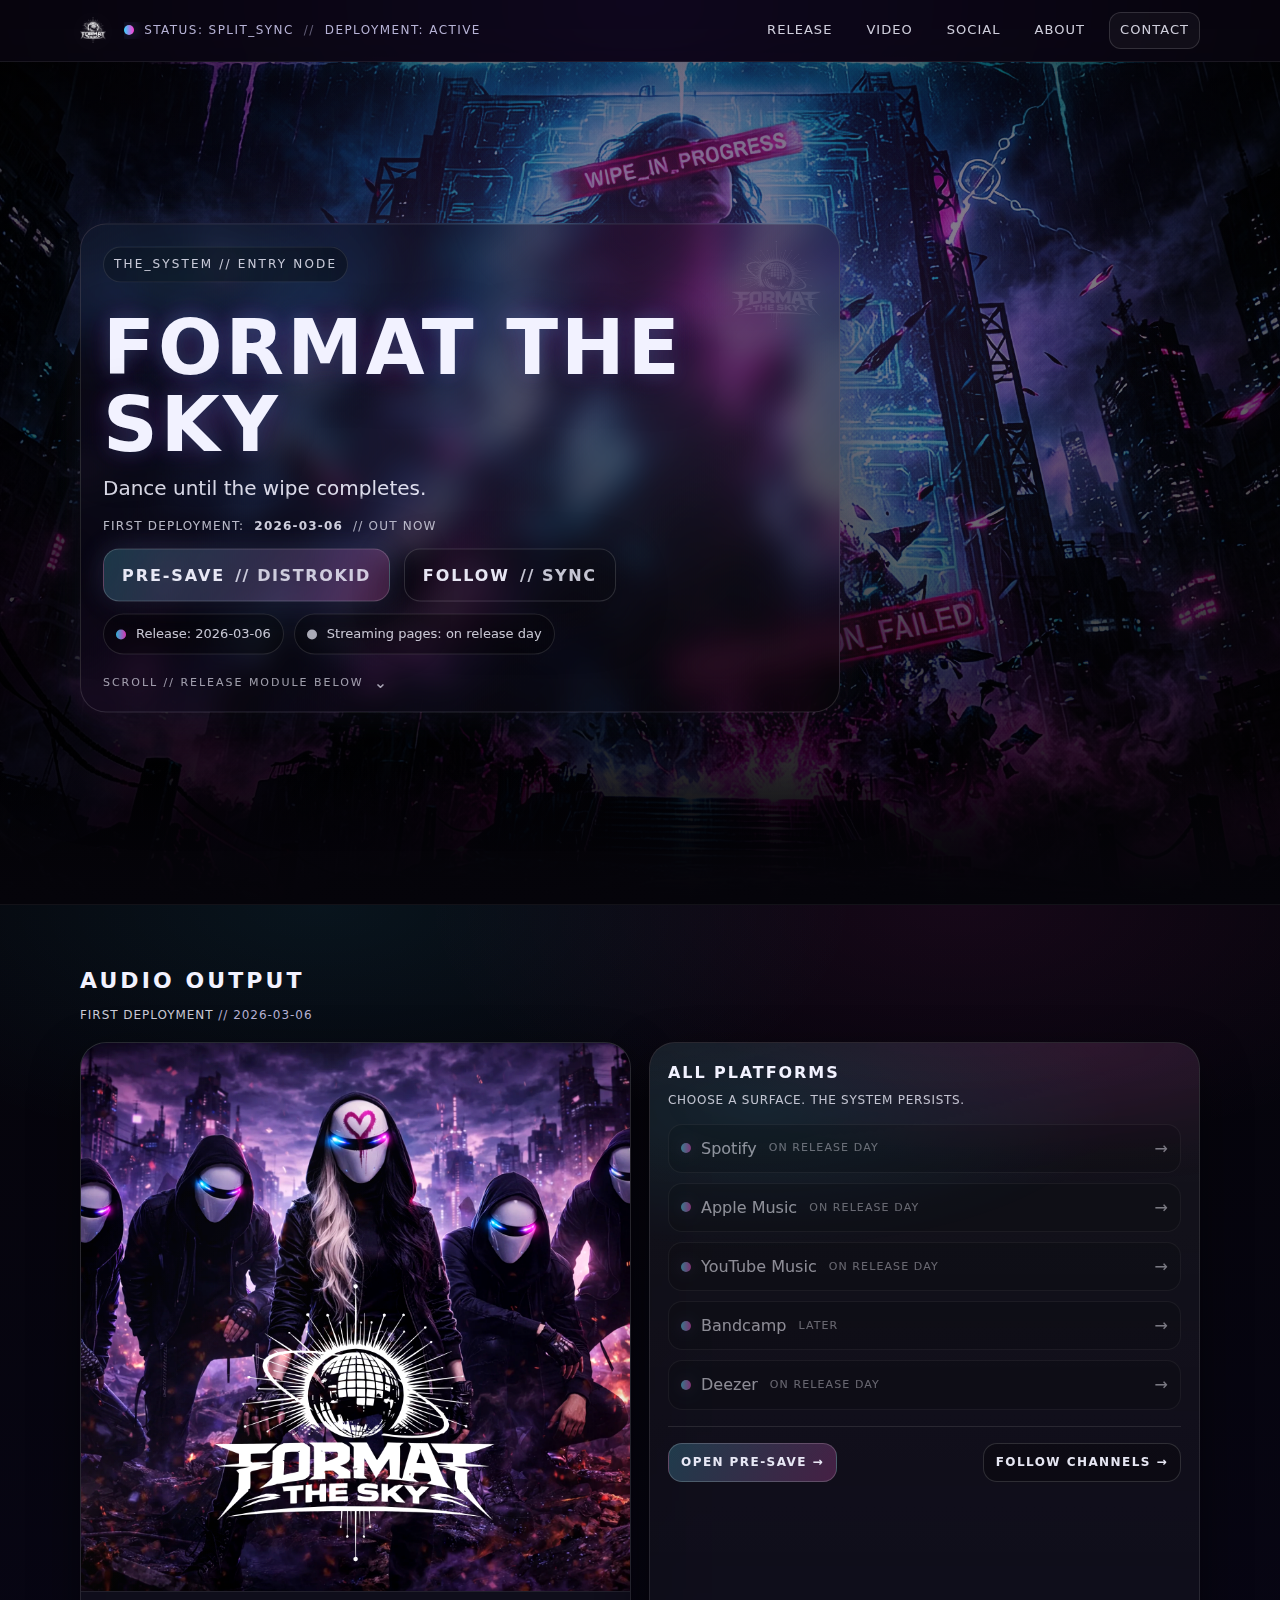
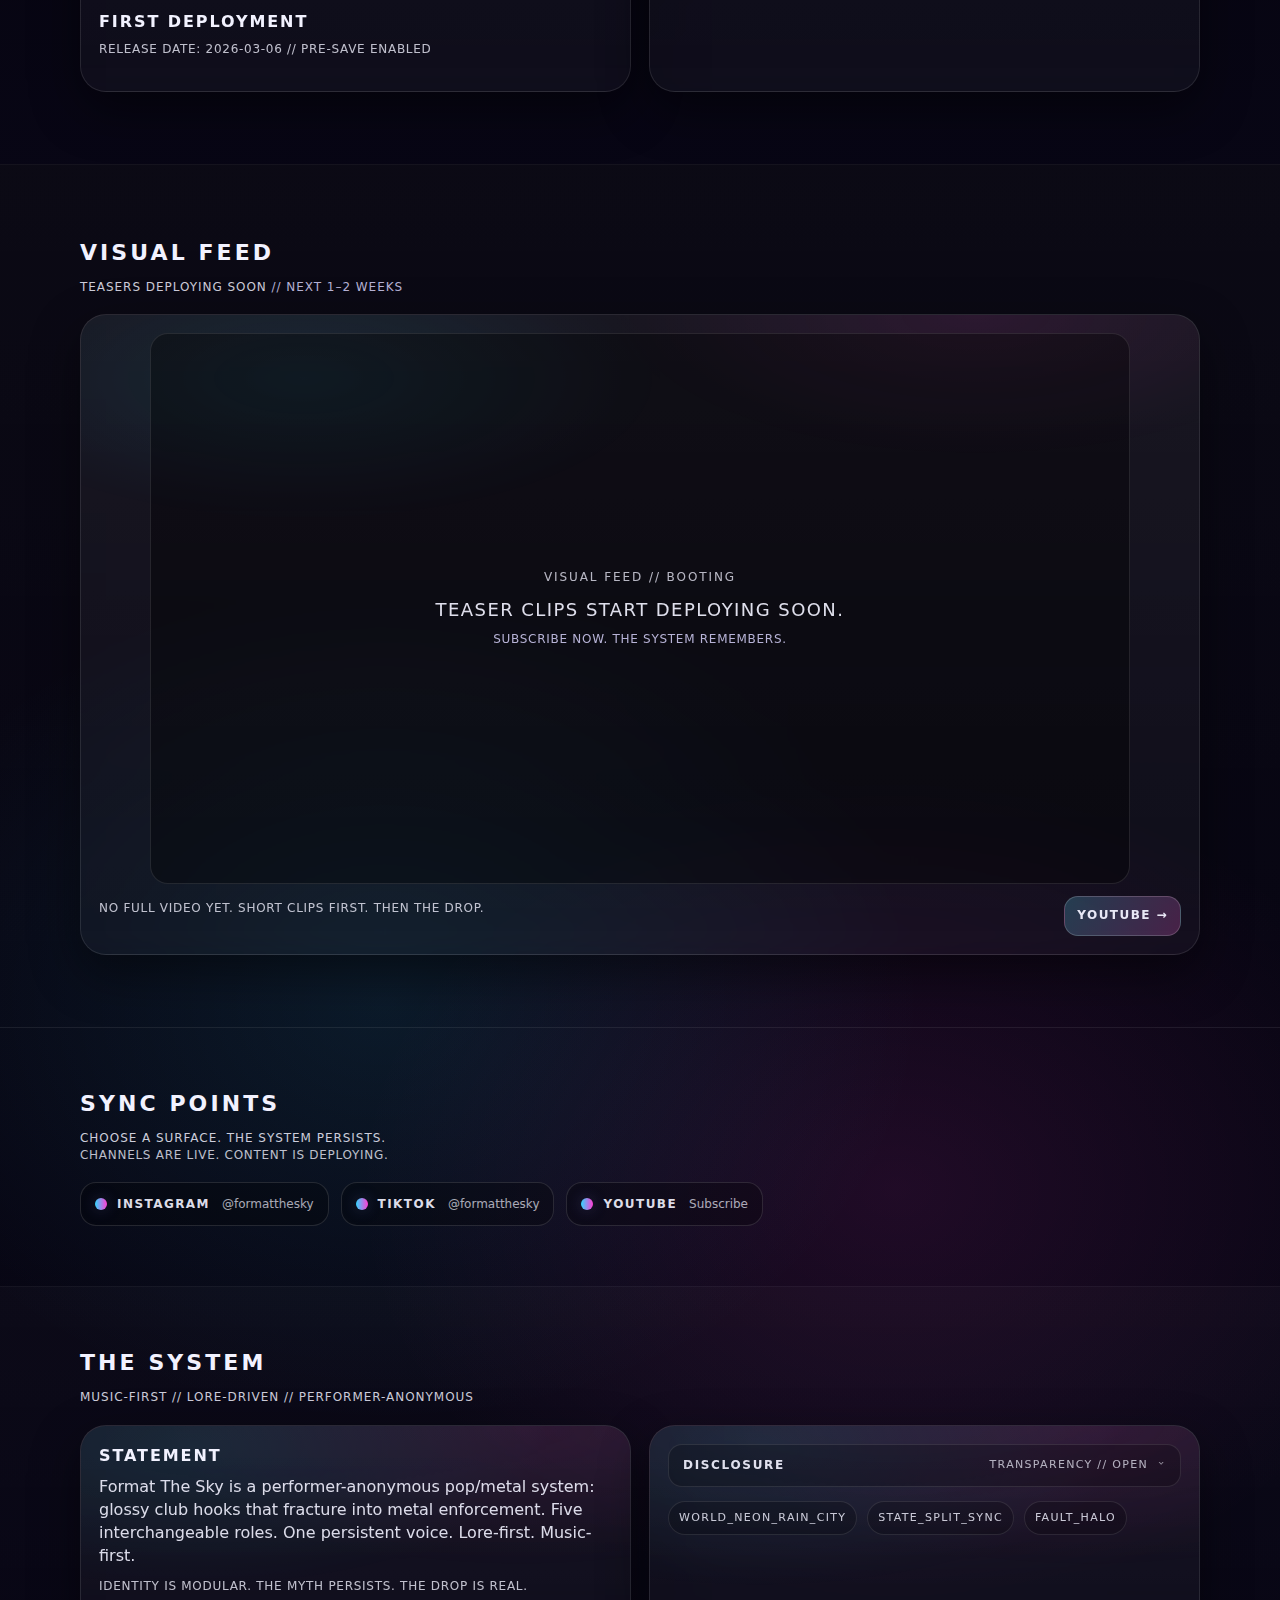
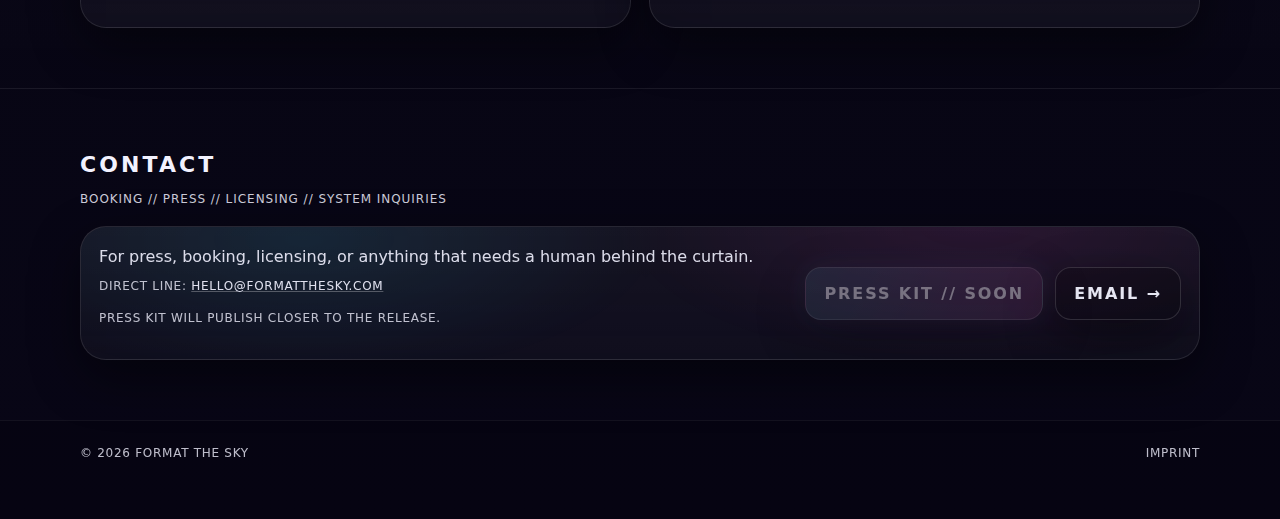
<file: index.html>
<!doctype html>
<html lang="en">
<head>
    <meta charset="utf-8"/>
    <meta name="viewport" content="width=device-width, initial-scale=1"/>
    <meta name="theme-color" content="#05040a"/>
    <title>Format The Sky</title>
    <meta name="description"
          content="Format The Sky — neon euphoria, metal enforcement. Pre-save the first deployment. Follow the system."/>
    <link rel="stylesheet" href="styles.css"/>

    <link rel="icon" href="assets/favicon/favicon.ico" sizes="any">
    <link rel="icon" href="assets/favicon/favicon.svg" type="image/svg+xml">
    <link rel="apple-touch-icon" href="assets/favicon/apple-touch-icon.png">
    <link rel="manifest" href="assets/favicon/site.webmanifest">
</head>

<body>
<a class="skip" href="#main">Skip to content</a>

<header class="topbar">
    <div class="wrap topbar__inner">
        <a class="brand" href="#top" aria-label="Format The Sky">
            <source srcset="assets/logo/logo.svg" type="image/svg+xml"/>
            <img class="brand__logo" src="assets/logo/logo.png" alt="Format The Sky logo"/>
        </a>

        <div class="status" aria-label="System status">
            <span class="status__dot" aria-hidden="true"></span>
            <span class="status__text">STATUS: SPLIT_SYNC</span>
            <span class="status__sep" aria-hidden="true"> //</span>
            <span class="status__text">DEPLOYMENT: ACTIVE</span>
        </div>

        <nav class="nav" aria-label="Primary">
            <a href="#listen">Release</a>
            <a class="nav__secondary" href="#watch">Video</a>
            <a href="#sync">Social</a>
            <a class="nav__secondary" href="#about">About</a>
            <a class="nav__pill" href="#contact">Contact</a>
        </nav>
    </div>
</header>

<main id="main">
    <!-- HERO -->
    <section id="top" class="hero" aria-label="Hero">
        <div class="hero__overlay" aria-hidden="true"></div>
        <div class="hero__vignette" aria-hidden="true"></div>

        <div class="wrap hero__content">
            <div class="hero__panel">
                <div class="hero__mark" aria-hidden="true">
                    <picture>
                        <source srcset="assets/logo/logo.svg" type="image/svg+xml"/>
                        <img src="assets/logo/logo.png" alt=""/>
                    </picture>
                </div>

                <p class="kicker">THE_SYSTEM // ENTRY NODE</p>

                <h1 class="title" aria-label="Format The Sky">
                    <span class="title__glow" aria-hidden="true">FORMAT THE SKY</span>
                    <span class="title__text">FORMAT THE SKY</span>
                </h1>

                <p class="tagline">
                    <span class="tagline__rotator" aria-hidden="true">
                      <span class="tagline__inner">
                        <span>Dance until the wipe completes.</span>
                        <span>Neon euphoria. Metal enforcement.</span>
                        <span>Romance, rendered in errors.</span>
                        <span>Pop hooks. System violence.</span>
                        <span>Beep-beep goodbye. Groove along.</span>
                        <span>Dance until the wipe completes.</span>
                      </span>
                    </span>
                    <span class="sr-only">Dance until the wipe completes.</span>
                </p>

                <div class="releaseLine" aria-label="Release date">
                    <span class="releaseLine__label">FIRST DEPLOYMENT:</span>
                    <time class="releaseLine__date" datetime="2026-03-06">2026-03-06</time>
                    <span class="releaseLine__countdown" id="releaseCountdown">// T- …</span>
                </div>

                <div class="cta">
                    <a class="btn btn--primary" href="https://distrokid.com/hyperfollow/formatthesky/wipe-your-name">
                        PRE-SAVE <span class="btn__sub">// DISTROKID</span>
                    </a>
                    <a class="btn btn--ghost" href="#sync">
                        FOLLOW <span class="btn__sub">// SYNC</span>
                    </a>
                </div>

                <div class="platforms platforms--presave" aria-label="Availability">
            <span class="pill pill--static" aria-label="Release date">
              <span class="pill__icon pill__icon--date" aria-hidden="true"></span>
              Release: 2026-03-06
            </span>
                    <span class="pill pill--static" aria-label="Streaming availability">
              <span class="pill__icon pill__icon--soon" aria-hidden="true"></span>
              Streaming pages: on release day
            </span>
                </div>

                <div class="hero__hint" aria-hidden="true">
                    <span class="hero__hintText">SCROLL // RELEASE MODULE BELOW</span>
                    <span class="hero__chev">⌄</span>
                </div>
            </div>
        </div>
    </section>

    <!-- RELEASE -->
    <section id="listen" class="section section--pane">
        <div class="section__paneBg" aria-hidden="true"></div>

        <div class="wrap">
            <div class="section__head">
                <h2 class="h2">AUDIO OUTPUT</h2>
                <p class="sub">FIRST DEPLOYMENT <span class="muted">// 2026-03-06</span></p>
            </div>

            <div class="grid grid--2">
                <article class="card">
                    <div class="card__media card__media--square">
                        <source srcset="assets/img/cover.avif" type="image/avif">
                        <source srcset="assets/img/cover.webp" type="image/webp">
                        <img src="assets/img/cover.webp" alt="Cover art for the first single" loading="lazy" decoding="async">
                    </picture>
                        <div class="card__shine" aria-hidden="true"></div>
                    </div>

                    <div class="card__body">
                        <h3 class="h3">FIRST DEPLOYMENT</h3>
                        <p class="micro">RELEASE DATE: 2026-03-06 // PRE-SAVE ENABLED</p>
                    </div>
                </article>

                <article class="card">
                    <div class="card__body">
                        <h3 class="h3">ALL PLATFORMS</h3>
                        <p class="micro">Choose a surface. The system persists.</p>

                        <ul class="list">
                            <li><a class="is-disabled" href="#" aria-disabled="true" tabindex="-1"><span
                                    class="list__dot"></span>Spotify <span class="tag">On release day</span> <span
                                    class="list__arrow">→</span></a></li>
                            <li><a class="is-disabled" href="#" aria-disabled="true" tabindex="-1"><span
                                    class="list__dot"></span>Apple Music <span class="tag">On release day</span> <span
                                    class="list__arrow">→</span></a></li>
                            <li><a class="is-disabled" href="#" aria-disabled="true" tabindex="-1"><span
                                    class="list__dot"></span>YouTube Music <span class="tag">On release day</span> <span
                                    class="list__arrow">→</span></a></li>
                            <li><a class="is-disabled" href="#" aria-disabled="true" tabindex="-1"><span
                                    class="list__dot"></span>Bandcamp <span class="tag">Later</span> <span
                                    class="list__arrow">→</span></a></li>
                            <li><a class="is-disabled" href="#" aria-disabled="true" tabindex="-1"><span
                                    class="list__dot"></span>Deezer <span class="tag">On release day</span> <span
                                    class="list__arrow">→</span></a></li>
                        </ul>

                        <div class="divider"></div>

                        <div class="card__actions card__actions--space">
                            <a class="btn btn--small btn--primary" href="https://distrokid.com/hyperfollow/formatthesky/wipe-your-name">OPEN PRE-SAVE →</a>
                            <a class="btn btn--small btn--ghost" href="#sync">FOLLOW CHANNELS →</a>
                        </div>
                    </div>
                </article>
            </div>
        </div>
    </section>

    <!-- WATCH -->
    <section id="watch" class="section section--alt">
        <div class="wrap">
            <div class="section__head">
                <h2 class="h2">VISUAL FEED</h2>
                <p class="sub">Teasers deploying soon <span class="muted">// next 1–2 weeks</span></p>
            </div>

            <div class="card">
                <div class="card__body">
                    <div class="video video--placeholder" role="img" aria-label="Teaser feed coming soon">
                        <div class="video__placeholder">
                            <p class="video__kicker">VISUAL FEED // BOOTING</p>
                            <p class="video__title">Teaser clips start deploying soon.</p>
                            <p class="video__small muted">Subscribe now. The system remembers.</p>
                        </div>
                    </div>

                    <div class="card__actions card__actions--space">
                        <p class="micro muted">No full video yet. Short clips first. Then the drop.</p>
                        <a class="btn btn--small btn--primary" href="https://www.youtube.com/@formatthesky">YOUTUBE →</a>
                    </div>
                </div>
            </div>
        </div>
    </section>

    <!-- SYNC -->
    <section id="sync" class="section">
        <div class="wrap">
            <div class="section__head">
                <h2 class="h2">SYNC POINTS</h2>
                <p class="sub">Choose a surface. The system persists.</p>
                <p class="micro muted note">Channels are live. Content is deploying.</p>
            </div>

            <div class="socialStrip" aria-label="Social links">
                <a class="socialPill" href="https://www.instagram.com/formatthesky/" aria-label="Instagram">
                    <span class="socialPill__icon" aria-hidden="true"></span>
                    <span class="socialPill__name">Instagram</span>
                    <span class="socialPill__meta">@formatthesky</span>
                </a>

                <a class="socialPill" href="https://www.tiktok.com/@formatthesky" aria-label="TikTok">
                    <span class="socialPill__icon" aria-hidden="true"></span>
                    <span class="socialPill__name">TikTok</span>
                    <span class="socialPill__meta">@formatthesky</span>
                </a>

                <a class="socialPill" href="https://www.youtube.com/@formatthesky" aria-label="YouTube">
                    <span class="socialPill__icon" aria-hidden="true"></span>
                    <span class="socialPill__name">YouTube</span>
                    <span class="socialPill__meta">Subscribe</span>
                </a>
            </div>
        </div>
    </section>

    <!-- ABOUT -->
    <section id="about" class="section section--alt">
        <div class="wrap">
            <div class="section__head">
                <h2 class="h2">THE SYSTEM</h2>
                <p class="sub">music-first // lore-driven // performer-anonymous</p>
            </div>

            <div class="grid grid--2">
                <article class="card">
                    <div class="card__body">
                        <h3 class="h3">STATEMENT</h3>
                        <p class="body">
                            Format The Sky is a performer-anonymous pop/metal system: glossy club hooks that fracture
                            into metal enforcement.
                            Five interchangeable roles. One persistent voice. Lore-first. Music-first.
                        </p>
                        <p class="micro muted">Identity is modular. The myth persists. The drop is real.</p>
                    </div>
                </article>

                <article class="card">
                    <div class="card__body">
                        <details class="details details--wide">
                            <summary>
                                <span class="details__title">DISCLOSURE</span>
                                <span class="details__hint">TRANSPARENCY // OPEN</span>
                            </summary>

                            <div class="details__body">
                                <p class="body">
                                    Format The Sky is a synthetic pop/metal project: human direction, machine execution,
                                    club emotion.
                                    We treat identity as modular and performance as a system. Credits are real. Process
                                    is part of the art.
                                </p>
                            </div>
                        </details>

                        <div class="chips" aria-label="World tags">
                            <span class="chip">WORLD_NEON_RAIN_CITY</span>
                            <span class="chip">STATE_SPLIT_SYNC</span>
                            <span class="chip">FAULT_HALO</span>
                        </div>
                    </div>
                </article>
            </div>
        </div>
    </section>

    <!-- CONTACT -->
    <section id="contact" class="section">
        <div class="wrap">
            <div class="section__head">
                <h2 class="h2">CONTACT</h2>
                <p class="sub">Booking // press // licensing // system inquiries</p>
            </div>

            <div class="card">
                <div class="card__body contact">
                    <div>
                        <p class="body">For press, booking, licensing, or anything that needs a human behind the
                            curtain.</p>
                        <p class="micro muted">Direct line: <a class="link" href="mailto:hello@formatthesky.com">hello@formatthesky.com</a>
                        </p>
                        <p class="micro muted note">Press kit will publish closer to the release.</p>
                    </div>

                    <div class="contact__actions">
                        <a class="btn btn--primary is-disabled" href="#" aria-disabled="true" tabindex="-1">PRESS KIT //
                            SOON</a>
                        <a class="btn btn--ghost" href="mailto:hello@formatthesky.com">EMAIL →</a>
                    </div>
                </div>
            </div>
        </div>
    </section>

    <!-- FOOTER -->
    <footer class="footer">
        <div class="wrap footer__inner">
            <p class="micro muted">© <span id="year">2026</span> Format The Sky</p>
            <div class="footer__links">
                <a class="micro" href="imprint.html">Imprint</a>
            </div>
        </div>
    </footer>
</main>

<script>
    // Year
    document.getElementById("year").textContent = new Date().getFullYear();

    // Countdown (local time)
    const release = new Date("2026-03-06T00:00:00");
    const cd = document.getElementById("releaseCountdown");

    function formatCountdown(ms) {
        const totalMins = Math.max(0, Math.floor(ms / 60000));
        const days = Math.floor(totalMins / (60 * 24));
        const hours = Math.floor((totalMins - days * 60 * 24) / 60);
        return `// T- ${days}d ${hours}h`;
    }

    function tick() {
        if (!cd) return;
        const now = new Date();
        const diff = release.getTime() - now.getTime();
        cd.textContent = diff <= 0 ? "// OUT NOW" : formatCountdown(diff);
    }

    tick();
    setInterval(tick, 60 * 1000);
</script>
</body>
</html>
</file>
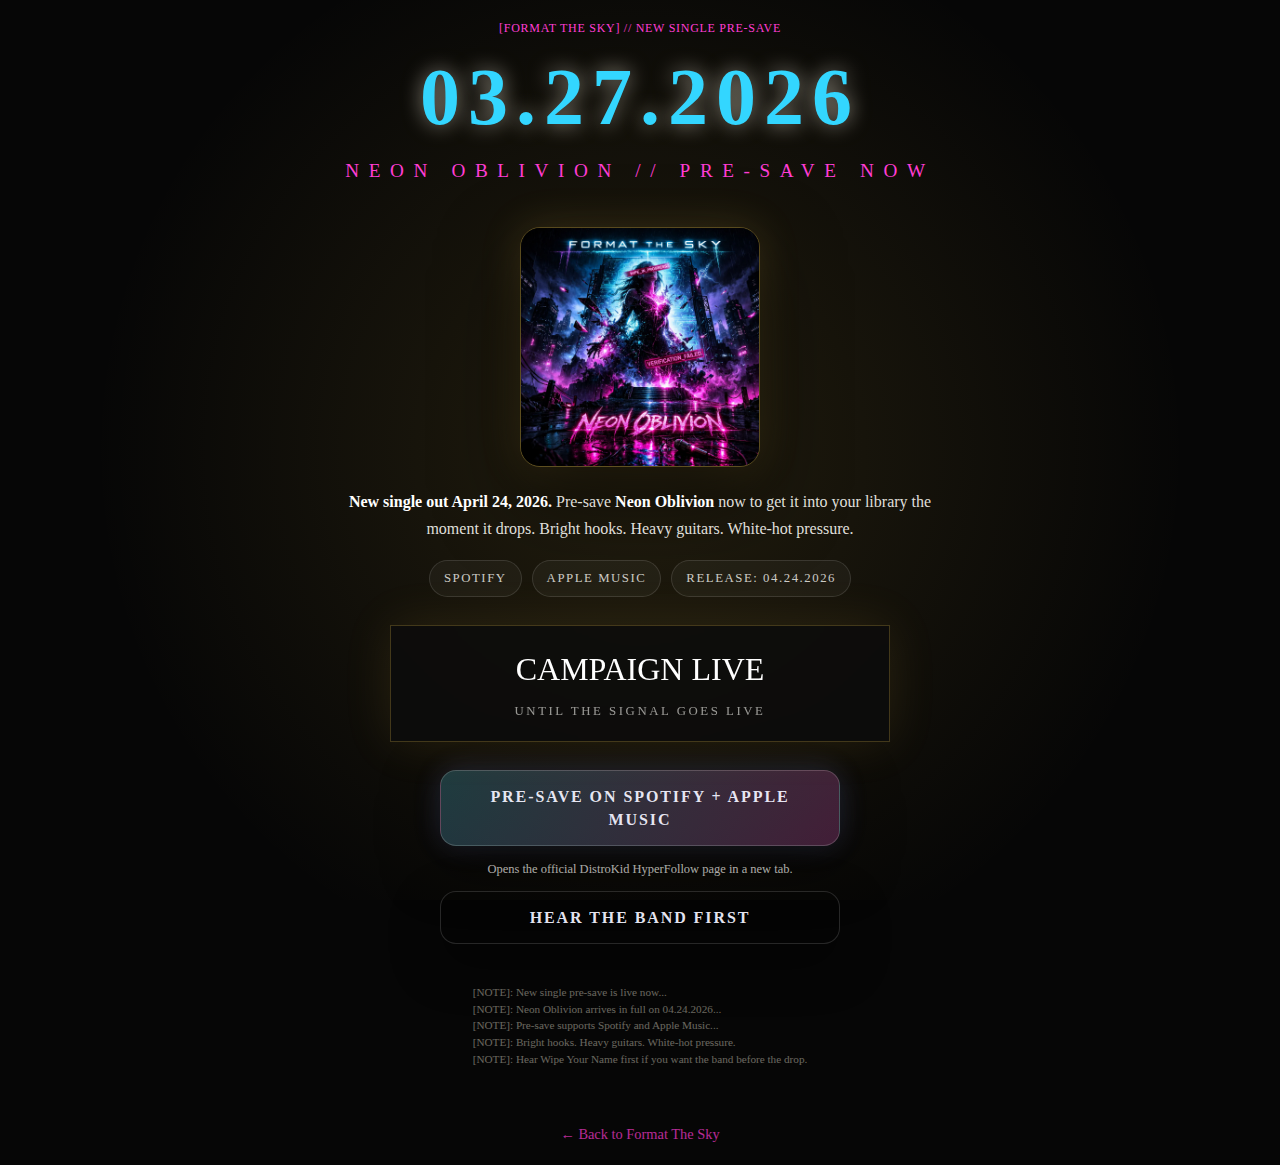
<file: 03.27.2026/index.html>
<!doctype html>
<html lang="en">
  <head>
    <meta charset="utf-8" />
    <meta name="viewport" content="width=device-width, initial-scale=1" />
    <meta name="theme-color" content="#111213" />
    <title>Neon Oblivion Countdown // 03.27.2026</title>
    <link rel="stylesheet" href="../styles.css" />
    <style>
      body {
        background: #060606;
        color: #f5f4ef;
        font-family: var(--mono);
        display: flex;
        flex-direction: column;
        align-items: center;
        justify-content: center;
        min-height: 100vh;
        margin: 0;
        overflow: hidden;
        text-align: center;
        padding: 20px;
      }

      .wrap {
        width: min(100%, 760px);
      }

      .breach-bg {
        position: absolute;
        inset: 0;
        background: radial-gradient(
          circle at center,
          rgba(242, 201, 76, 0.12) 0%,
          transparent 70%
        );
        z-index: -1;
        animation: pulseSync 4s infinite alternate ease-in-out;
      }

      .glitch-text {
        font-size: clamp(2rem, 8vw, 5rem);
        font-weight: 900;
        letter-spacing: 0.1em;
        color: var(--cyan);
        text-shadow: 0 0 20px rgba(255, 248, 228, 0.55);
        margin: 0;
        line-height: 1;
        animation: flicker 0.2s infinite;
      }

      .sub-text {
        color: var(--magenta);
        font-size: 1.2rem;
        letter-spacing: 0.5em;
        margin: 20px 0;
        text-transform: uppercase;
      }

      .countdown-container {
        margin-top: 28px;
        padding: 20px;
        border: 1px solid rgba(242, 201, 76, 0.24);
        background: rgba(12, 12, 12, 0.84);
        backdrop-filter: blur(10px);
        box-shadow: 0 0 50px rgba(242, 201, 76, 0.1);
        width: 100%;
        max-width: 500px;
      }

      .cover-frame {
        margin-top: 22px;
        width: min(240px, 58vw);
        aspect-ratio: 1 / 1;
        border-radius: 20px;
        overflow: hidden;
        border: 1px solid rgba(242, 201, 76, 0.3);
        box-shadow:
          0 32px 80px rgba(0, 0, 0, 0.6),
          0 0 40px rgba(242, 201, 76, 0.18);
      }

      .cover-frame img {
        width: 100%;
        height: 100%;
        display: block;
        object-fit: cover;
      }

      .support-copy {
        margin-top: 22px;
        max-width: 620px;
        color: rgba(245, 244, 239, 0.92);
        line-height: 1.65;
      }

      .support-copy strong {
        color: #fff;
      }

      .service-pills {
        display: flex;
        flex-wrap: wrap;
        justify-content: center;
        gap: 10px;
        margin-top: 18px;
      }

      .service-pill {
        padding: 8px 14px;
        border-radius: 999px;
        border: 1px solid rgba(255, 255, 255, 0.12);
        background: rgba(255, 255, 255, 0.04);
        color: rgba(245, 244, 239, 0.82);
        font-size: 0.8rem;
        letter-spacing: 0.12em;
        text-transform: uppercase;
      }

      .timer {
        font-size: 2rem;
        color: #fff;
        margin-bottom: 10px;
      }

      .label {
        font-size: 0.8rem;
        opacity: 0.6;
        letter-spacing: 0.2em;
      }

      .actions {
        margin-top: 28px;
        display: flex;
        flex-direction: column;
        gap: 12px;
        width: 100%;
        max-width: 400px;
      }

      .trust-note {
        color: rgba(245, 244, 239, 0.72);
        font-size: 0.78rem;
        line-height: 1.5;
        margin-top: 2px;
      }

      .back-link {
        margin-top: 40px;
        color: var(--magenta);
        text-decoration: none;
        font-size: 0.9rem;
        opacity: 0.7;
        transition: opacity 0.3s;
      }

      .back-link:hover {
        opacity: 1;
        text-decoration: underline;
      }

      @keyframes flicker {
        0% {
          opacity: 1;
          transform: skewX(0);
        }
        5% {
          opacity: 0.8;
          transform: skewX(2deg);
        }
        10% {
          opacity: 1;
          transform: skewX(0);
        }
        15% {
          opacity: 0.9;
          transform: skewX(-2deg);
        }
        20% {
          opacity: 1;
          transform: skewX(0);
        }
        100% {
          opacity: 1;
          transform: skewX(0);
        }
      }

      .terminal-output {
        font-size: 0.7rem;
        color: rgba(255, 248, 228, 0.8);
        opacity: 0.5;
        max-width: 600px;
        margin-top: 40px;
        text-align: left;
        line-height: 1.5;
        height: 100px;
        overflow: hidden;
      }

      @media (max-width: 540px) {
        body {
          justify-content: flex-start;
          overflow-y: auto;
          padding: 28px 16px 36px;
        }

        .sub-text {
          letter-spacing: 0.28em;
          font-size: 0.95rem;
        }

        .countdown-container {
          padding: 16px;
        }
      }
    </style>
  </head>
  <body>
    <div class="breach-bg"></div>

    <div
      class="wrap"
      style="display: flex; flex-direction: column; align-items: center"
    >
      <div class="micro" style="color: var(--magenta); margin-bottom: 20px">
        [FORMAT THE SKY] // NEW SINGLE PRE-SAVE
      </div>

      <h1 class="glitch-text">03.27.2026</h1>
      <div class="sub-text">NEON OBLIVION // PRE-SAVE NOW</div>

      <div class="cover-frame">
        <img
          src="../assets/img/cover-neon-oblivion.webp"
          alt="Neon Oblivion cover art"
        />
      </div>

      <div class="support-copy">
        <strong>New single out April 24, 2026.</strong> Pre-save
        <strong>Neon Oblivion</strong> now to get it into your library the
        moment it drops. Bright hooks. Heavy guitars. White-hot pressure.
      </div>

      <div class="service-pills" aria-label="Supported services">
        <div class="service-pill">Spotify</div>
        <div class="service-pill">Apple Music</div>
        <div class="service-pill">Release: 04.24.2026</div>
      </div>

      <div class="countdown-container">
        <div id="timer" class="timer">// LOADING...</div>
        <div class="label">UNTIL THE SIGNAL GOES LIVE</div>
      </div>

      <div class="actions">
        <a
          href="https://distrokid.com/hyperfollow/formatthesky/neon-oblivion"
          class="btn btn--primary btn--pulse"
          data-track="pre_save_signal_breach_page"
          target="_blank"
          rel="noopener noreferrer"
          >PRE-SAVE ON SPOTIFY + APPLE MUSIC</a
        >
        <div class="trust-note">
          Opens the official DistroKid HyperFollow page in a new tab.
        </div>
        <a href="../#listen" class="btn btn--ghost">HEAR THE BAND FIRST</a>
      </div>

      <div id="terminal-feed" class="terminal-output">
        [NOTE]: New single pre-save is live now...<br />
        [NOTE]: Neon Oblivion arrives in full on 04.24.2026...<br />
        [NOTE]: Pre-save supports Spotify and Apple Music...<br />
        [NOTE]: Bright hooks. Heavy guitars. White-hot pressure.<br />
        [NOTE]: Hear Wipe Your Name first if you want the band before the
        drop.<br />
      </div>

      <a href="../" class="back-link">← Back to Format The Sky</a>
    </div>

    <script>
      const target = new Date("2026-03-27T00:00:00Z").getTime();

      function update() {
        const now = new Date().getTime();
        const diff = target - now;

        if (diff <= 0) {
          document.getElementById("timer").textContent = "CAMPAIGN LIVE";
          return;
        }

        const d = Math.floor(diff / (1000 * 60 * 60 * 24));
        const h = Math.floor((diff % (1000 * 60 * 60 * 24)) / (1000 * 60 * 60));
        const m = Math.floor((diff % (1000 * 60 * 60)) / (1000 * 60));
        const s = Math.floor((diff % (1000 * 60)) / 1000);

        document.getElementById("timer").textContent =
          `${d}D : ${h}H : ${m}M : ${s}S`;
      }

      setInterval(update, 1000);
      update();

      // Ambient feed updates
      const feed = document.getElementById("terminal-feed");
      const logs = [
        "[UPDATE]: Pre-save is live now.",
        "[UPDATE]: Official HyperFollow opens in a new tab.",
        "[UPDATE]: Save the date: 04.24.2026.",
        "[UPDATE]: Wipe Your Name is live now.",
        "[UPDATE]: Bright hooks. Heavy guitars.",
        "[UPDATE]: This page leads to the single.",
        "[UPDATE]: Start here, then hear the band.",
        "[UPDATE]: Stay in the channel.",
      ];

      setInterval(() => {
        const line = logs[Math.floor(Math.random() * logs.length)];
        const div = document.createElement("div");
        div.textContent = line;
        feed.appendChild(div);
        if (feed.children.length > 8) feed.removeChild(feed.firstChild);
      }, 2000);
    </script>

    <!-- TELEMETRY // GOATCOUNTER -->
    <script
      data-goatcounter="https://formatthesky.goatcounter.com/count"
      async
      src="//gc.zgo.at/count.js"
    ></script>
    <script>
      window.addEventListener("load", function () {
        if (window.goatcounter && window.goatcounter.count) {
          window.goatcounter.count({
            path: "neon_oblivion_countdown",
            title: "Neon Oblivion Countdown",
            event: true,
          });
        }
      });
    </script>
  </body>
</html>
</file>
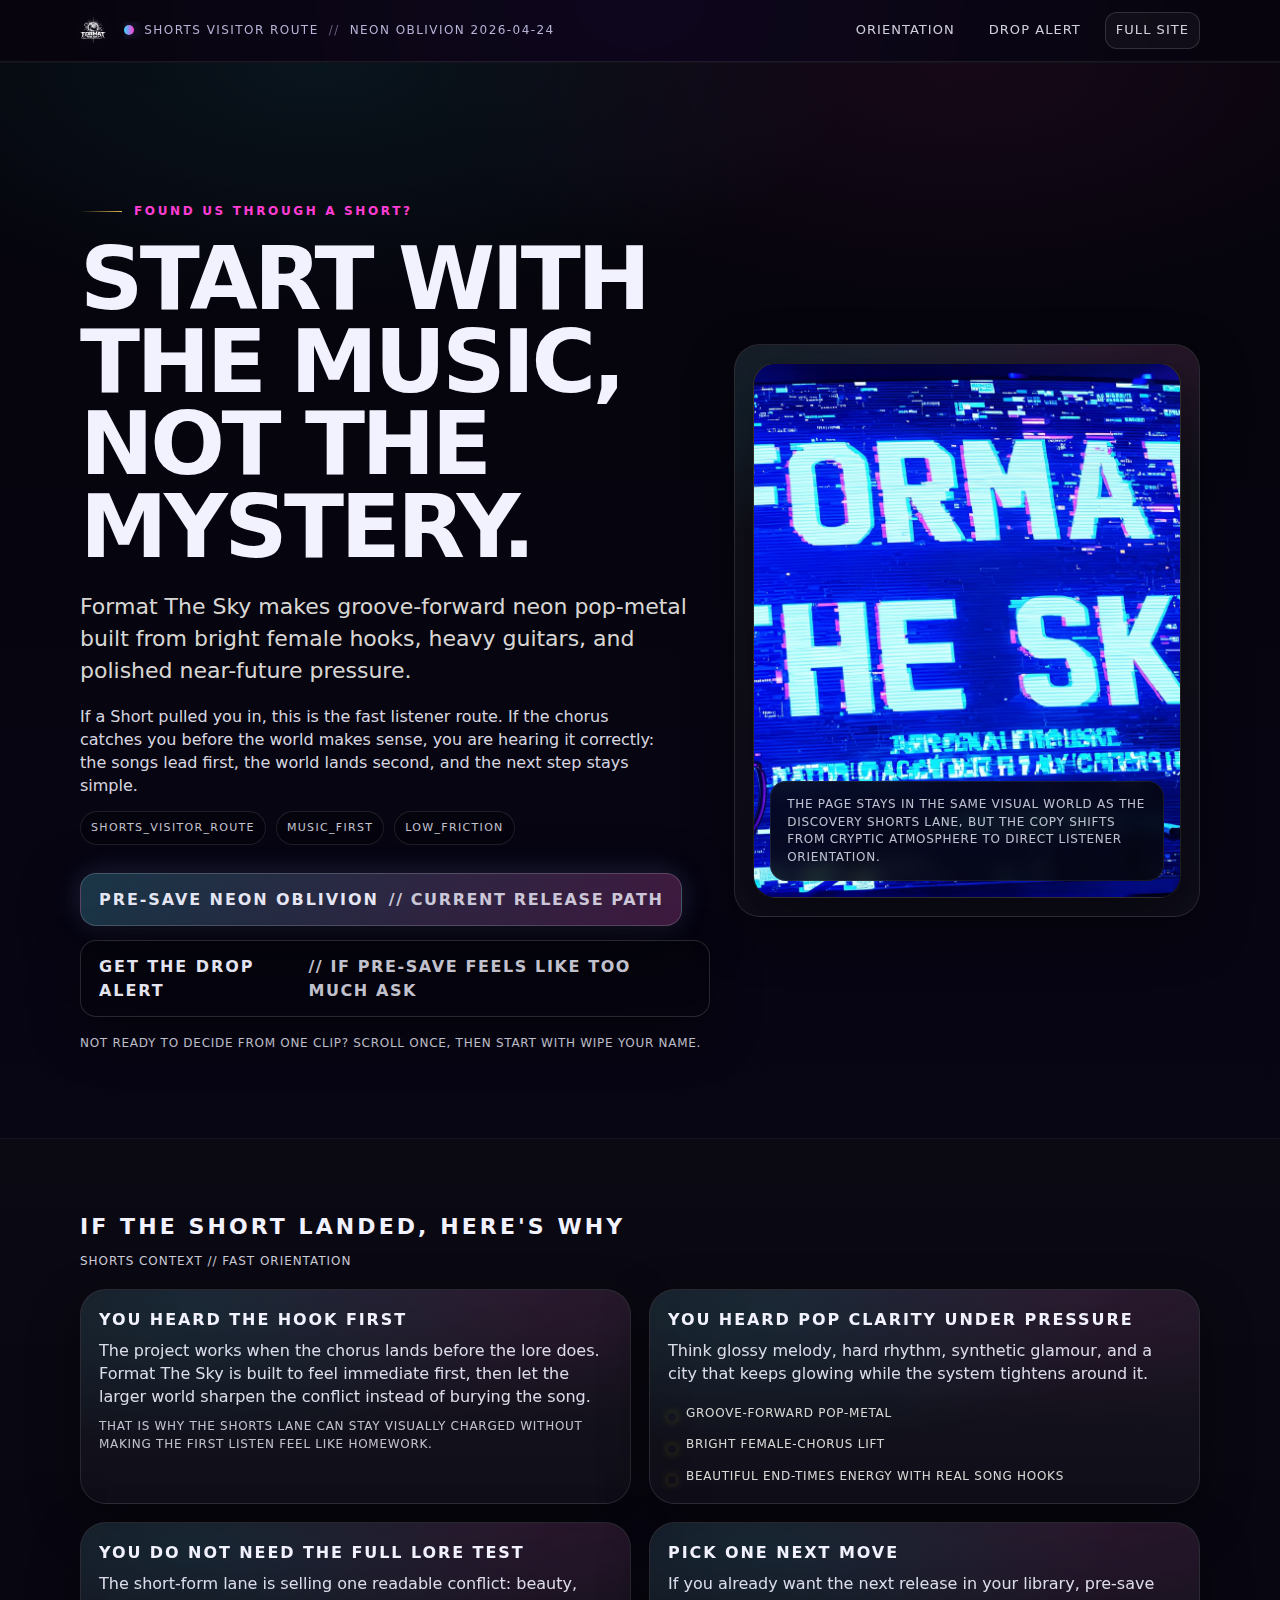
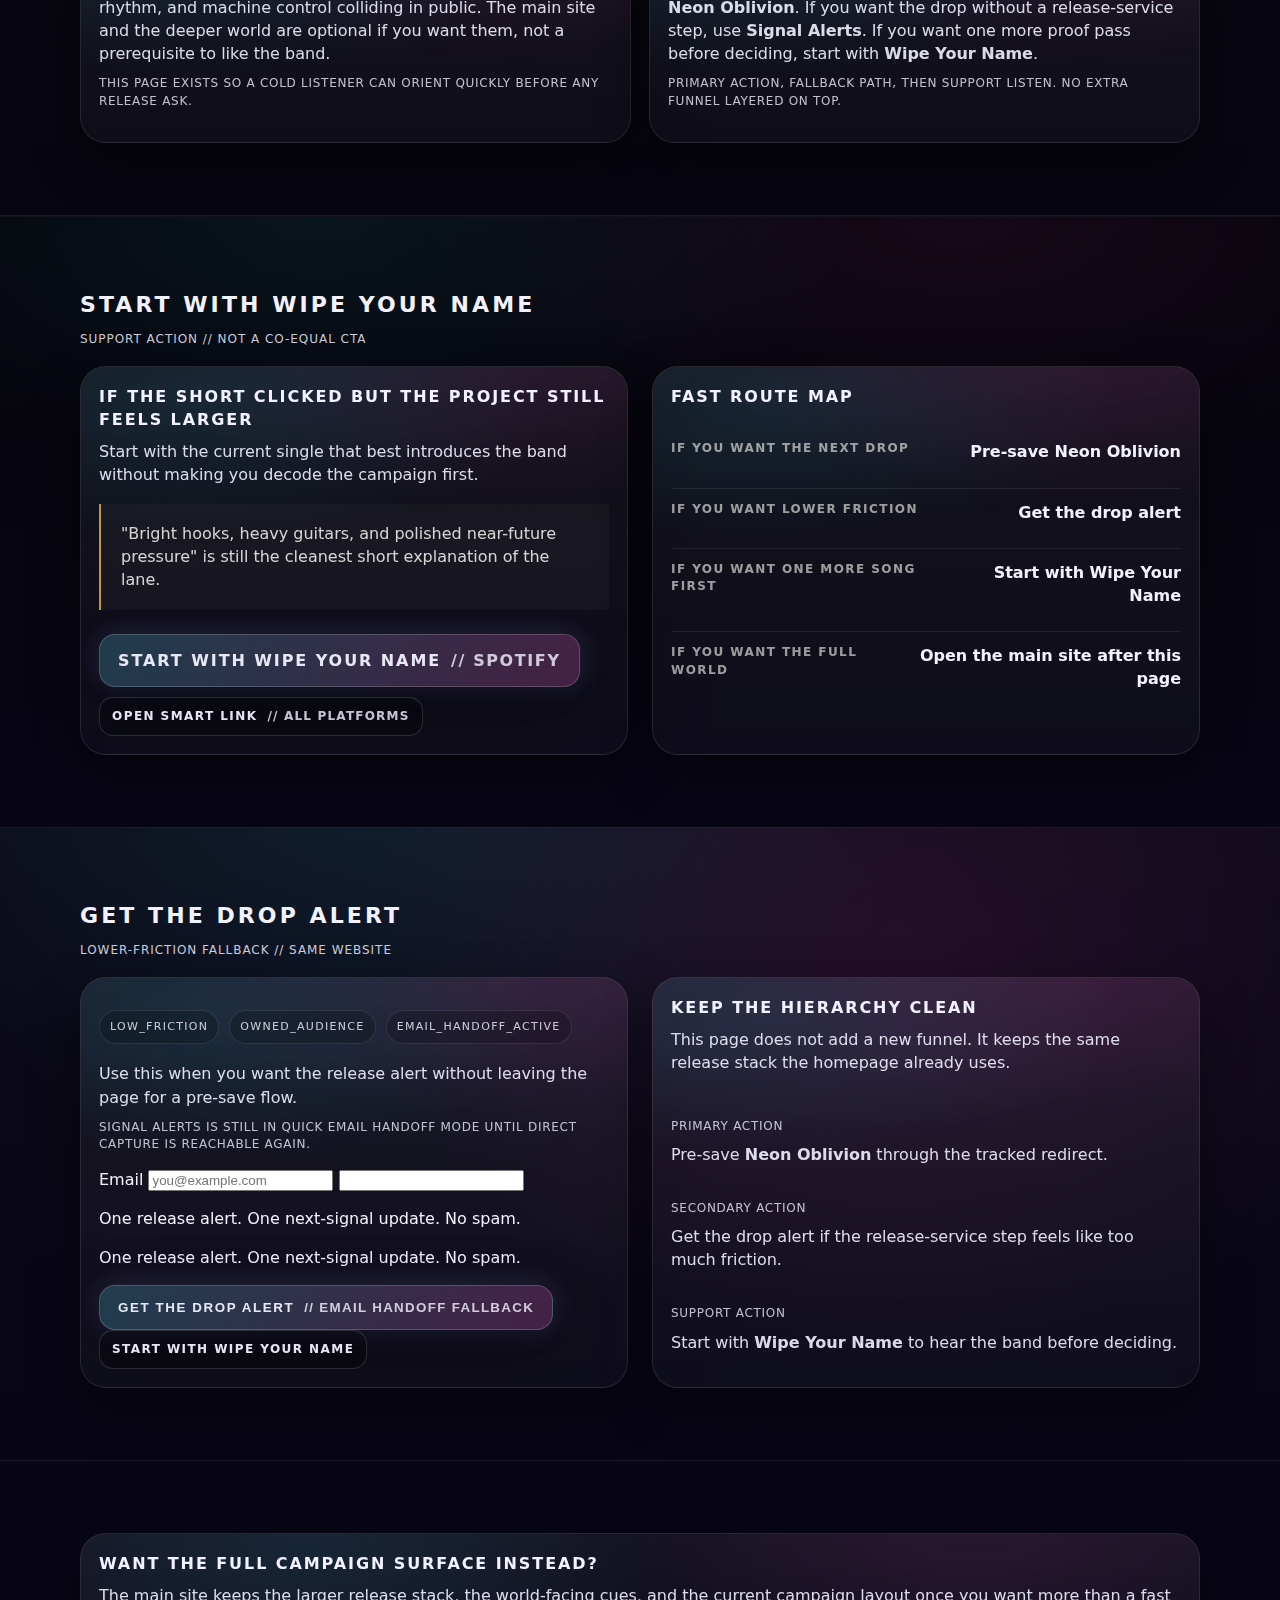
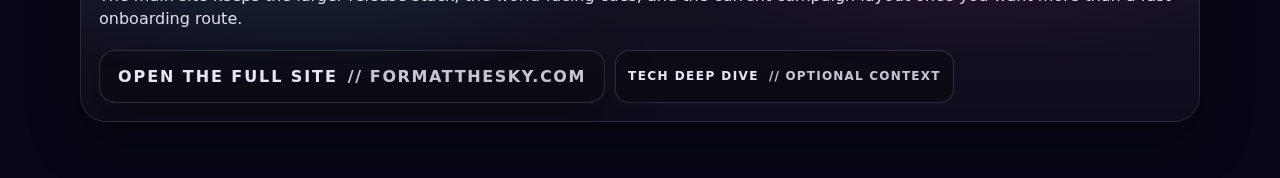
<file: start-here/index.html>
<!doctype html>
<html lang="en">
  <head>
    <meta charset="utf-8" />
    <meta name="viewport" content="width=device-width, initial-scale=1" />
    <meta name="robots" content="noindex, nofollow" />
    <meta name="theme-color" content="#05040a" />
    <title>Start Here | Format The Sky</title>
    <meta
      name="description"
      content="Found Format The Sky through a Short? Start here for the fast listener route: what the band is, why the songs hit, and the clean next step."
    />
    <link rel="stylesheet" href="../styles.css" />
    <link rel="icon" href="../assets/favicon/favicon.ico" sizes="any" />
    <link
      rel="icon"
      href="../assets/favicon/favicon.svg"
      type="image/svg+xml"
    />
    <link
      rel="apple-touch-icon"
      href="../assets/favicon/apple-touch-icon.png"
    />
    <link rel="manifest" href="../assets/favicon/site.webmanifest" />
    <script
      data-goatcounter="https://formatthesky.goatcounter.com/count"
      async
      src="//gc.zgo.at/count.js"
    ></script>
    <style>
      .startHereHero {
        padding-top: clamp(88px, 12vw, 132px);
      }

      .startHereGrid {
        display: grid;
        gap: 24px;
      }

      .startHereHero__layout {
        grid-template-columns: 1.15fr 0.85fr;
        align-items: center;
      }

      .startHereHero__copy {
        max-width: 720px;
      }

      .startHereEyebrow {
        display: inline-flex;
        align-items: center;
        gap: 12px;
        margin-bottom: 18px;
        color: var(--magenta);
        font-size: 12px;
        font-weight: 800;
        letter-spacing: 0.22em;
        text-transform: uppercase;
      }

      .startHereEyebrow::before {
        content: "";
        width: 42px;
        height: 1px;
        background: linear-gradient(
          90deg,
          rgba(242, 201, 76, 0),
          rgba(242, 201, 76, 0.9)
        );
      }

      .startHereTitle {
        margin: 0;
        max-width: 12ch;
        font-size: clamp(42px, 8.2vw, 88px);
        line-height: 0.94;
        letter-spacing: -0.04em;
        text-transform: uppercase;
      }

      .startHereLead {
        margin: 22px 0 0;
        max-width: 60ch;
        font-size: clamp(18px, 1.8vw, 22px);
        color: rgba(245, 244, 239, 0.9);
      }

      .startHereDetail {
        margin: 18px 0 0;
        max-width: 58ch;
      }

      .startHereActions {
        display: flex;
        flex-wrap: wrap;
        gap: 14px;
        margin-top: 28px;
      }

      .startHereProof {
        overflow: hidden;
      }

      .startHereProof__media {
        position: relative;
        aspect-ratio: 4 / 5;
        border-radius: 22px;
        overflow: hidden;
        border: 1px solid rgba(255, 255, 255, 0.1);
        background:
          linear-gradient(
            180deg,
            rgba(242, 201, 76, 0.1),
            rgba(0, 0, 0, 0.4)
          ),
          #05040a;
        box-shadow: var(--shadow);
      }

      .startHereProof__media img {
        width: 100%;
        height: 100%;
        object-fit: cover;
      }

      .startHereProof__caption {
        position: absolute;
        inset: auto 16px 16px 16px;
        margin: 0;
        padding: 14px 16px;
        border-radius: 16px;
        background: rgba(6, 6, 6, 0.82);
        border: 1px solid rgba(255, 255, 255, 0.08);
        backdrop-filter: blur(10px);
      }

      .startHereList {
        margin: 20px 0 0;
        padding: 0;
        list-style: none;
      }

      .startHereList li {
        position: relative;
        margin-top: 14px;
        padding-left: 18px;
        color: rgba(245, 244, 239, 0.88);
      }

      .startHereList li::before {
        content: "";
        position: absolute;
        left: 0;
        top: 0.68em;
        width: 8px;
        height: 8px;
        border-radius: 999px;
        background: linear-gradient(135deg, var(--magenta), var(--electric));
        box-shadow: 0 0 10px rgba(249, 255, 0, 0.25);
      }

      .startHereSupport {
        grid-template-columns: 1fr 1fr;
        align-items: stretch;
      }

      .startHereSupport .card__body {
        height: 100%;
      }

      .startHereStack {
        display: grid;
        gap: 18px;
      }

      .startHereQuote {
        margin: 18px 0 0;
        padding: 18px 20px;
        border-left: 2px solid rgba(242, 201, 76, 0.75);
        background: rgba(255, 255, 255, 0.03);
        color: rgba(245, 244, 239, 0.86);
      }

      .startHereMeta {
        display: grid;
        gap: 12px;
        margin-top: 20px;
      }

      .startHereMetaRow {
        display: flex;
        justify-content: space-between;
        gap: 18px;
        padding: 12px 0;
        border-top: 1px solid rgba(255, 255, 255, 0.08);
      }

      .startHereMetaRow:first-child {
        border-top: 0;
      }

      .startHereMetaLabel {
        color: rgba(245, 244, 239, 0.62);
        letter-spacing: 0.12em;
        text-transform: uppercase;
        font-size: 12px;
        font-weight: 800;
      }

      .startHereMetaValue {
        text-align: right;
        font-weight: 700;
      }

      .startHereFooter {
        padding-bottom: 56px;
      }

      @media (max-width: 920px) {
        .startHereHero__layout,
        .startHereSupport {
          grid-template-columns: 1fr;
        }

        .startHereTitle {
          max-width: 14ch;
        }
      }

      @media (max-width: 600px) {
        .startHereHero {
          padding-top: 72px;
        }

        .startHereActions {
          flex-direction: column;
        }

        .startHereMetaRow {
          flex-direction: column;
          gap: 6px;
        }

        .startHereMetaValue {
          text-align: left;
        }
      }
    </style>
  </head>
  <body>
    <a class="skip" href="#main">Skip to content</a>

    <header class="topbar">
      <div class="wrap topbar__inner">
        <a class="brand" href="../" aria-label="Format The Sky home">
          <img
            class="brand__logo"
            src="../assets/logo/logo.svg"
            alt="Format The Sky"
          />
        </a>
        <div class="status" aria-live="polite">
          <span class="status__dot" aria-hidden="true"></span>
          <span>SHORTS VISITOR ROUTE</span>
          <span class="status__sep">//</span>
          <span>NEON OBLIVION 2026-04-24</span>
        </div>
        <nav class="nav" aria-label="Start here navigation">
          <a class="nav__secondary" href="#orientation">Orientation</a>
          <a class="nav__secondary" href="#signal-alerts">Drop Alert</a>
          <a class="nav__pill" href="../">Full Site</a>
        </nav>
      </div>
    </header>

    <main id="main">
      <section
        class="section section--pane section--euphoria startHereHero"
        aria-labelledby="start-here-title"
      >
        <div class="section__paneBg" aria-hidden="true"></div>
        <div class="wrap startHereGrid startHereHero__layout">
          <div class="startHereHero__copy">
            <div class="startHereEyebrow">Found us through a Short?</div>
            <h1 id="start-here-title" class="startHereTitle">
              Start with the music, not the mystery.
            </h1>
            <p class="startHereLead">
              Format The Sky makes groove-forward neon pop-metal built from
              bright female hooks, heavy guitars, and polished near-future
              pressure.
            </p>
            <p class="body startHereDetail">
              If a Short pulled you in, this is the fast listener route. If the
              chorus catches you before the world makes sense, you are hearing
              it correctly: the songs lead first, the world lands second, and
              the next step stays simple.
            </p>
            <div class="chips" aria-label="Route traits">
              <span class="chip">SHORTS_VISITOR_ROUTE</span>
              <span class="chip">MUSIC_FIRST</span>
              <span class="chip">LOW_FRICTION</span>
            </div>
            <div class="startHereActions">
              <a
                class="btn btn--primary btn--pulse"
                href="../go/neon-oblivion-presave/"
                data-track="pre_save_start_here_hero"
              >
                PRE-SAVE NEON OBLIVION
                <span class="btn__sub">// CURRENT RELEASE PATH</span>
              </a>
              <a
                class="btn btn--ghost"
                href="#signal-alerts"
                data-track="signal_alerts_start_here_hero"
              >
                GET THE DROP ALERT
                <span class="btn__sub">// IF PRE-SAVE FEELS LIKE TOO MUCH ASK</span>
              </a>
            </div>
            <p class="micro muted conversionNote" style="margin-top: 18px">
              Not ready to decide from one clip? Scroll once, then
              <a href="#first-listen" data-track="first_listen_start_here_inline"
                >start with Wipe Your Name</a
              >.
            </p>
          </div>

          <aside class="card startHereProof" aria-label="Current discovery proof">
            <div class="card__body">
              <div class="startHereProof__media">
                <picture>
                  <source
                    srcset="../assets/img/video-poster.avif"
                    type="image/avif"
                  />
                  <img
                    src="../assets/img/video-poster.webp"
                    alt="Format The Sky performance-world still from the current short-form visual lane"
                    loading="eager"
                    decoding="async"
                  />
                </picture>
                <p class="startHereProof__caption micro">
                  The page stays in the same visual world as the discovery
                  Shorts lane, but the copy shifts from cryptic atmosphere to
                  direct listener orientation.
                </p>
              </div>
            </div>
          </aside>
        </div>
      </section>

      <section
        id="orientation"
        class="section section--alt"
        aria-labelledby="orientation-title"
      >
        <div class="wrap">
          <div class="section__head">
            <h2 id="orientation-title" class="h2">
              If The Short Landed, Here's Why
            </h2>
            <p class="sub">SHORTS CONTEXT // FAST ORIENTATION</p>
          </div>

          <div class="grid grid--2">
            <article class="card">
              <div class="card__body">
                <h3 class="h3">You Heard The Hook First</h3>
                <p class="body">
                  The project works when the chorus lands before the lore does.
                  Format The Sky is built to feel immediate first, then let the
                  larger world sharpen the conflict instead of burying the song.
                </p>
                <p class="micro muted">
                  That is why the Shorts lane can stay visually charged without
                  making the first listen feel like homework.
                </p>
              </div>
            </article>

            <article class="card">
              <div class="card__body">
                <h3 class="h3">You Heard Pop Clarity Under Pressure</h3>
                <p class="body">
                  Think glossy melody, hard rhythm, synthetic glamour, and a
                  city that keeps glowing while the system tightens around it.
                </p>
                <ul class="startHereList micro">
                  <li>groove-forward pop-metal</li>
                  <li>bright female-chorus lift</li>
                  <li>beautiful end-times energy with real song hooks</li>
                </ul>
              </div>
            </article>

            <article class="card">
              <div class="card__body">
                <h3 class="h3">You Do Not Need The Full Lore Test</h3>
                <p class="body">
                  The short-form lane is selling one readable conflict: beauty,
                  rhythm, and machine control colliding in public. The main site
                  and the deeper world are optional if you want them, not a
                  prerequisite to like the band.
                </p>
                <p class="micro muted">
                  This page exists so a cold listener can orient quickly before
                  any release ask.
                </p>
              </div>
            </article>

            <article class="card">
              <div class="card__body">
                <h3 class="h3">Pick One Next Move</h3>
                <p class="body">
                  If you already want the next release in your library, pre-save
                  <strong>Neon Oblivion</strong>. If you want the drop without a
                  release-service step, use <strong>Signal Alerts</strong>. If
                  you want one more proof pass before deciding, start with
                  <strong>Wipe Your Name</strong>.
                </p>
                <p class="micro muted">
                  Primary action, fallback path, then support listen. No extra
                  funnel layered on top.
                </p>
              </div>
            </article>
          </div>
        </div>
      </section>

      <section
        id="first-listen"
        class="section section--pane"
        aria-labelledby="first-listen-title"
      >
        <div class="section__paneBg" aria-hidden="true"></div>
        <div class="wrap">
          <div class="section__head">
            <h2 id="first-listen-title" class="h2">Start with Wipe Your Name</h2>
            <p class="sub">SUPPORT ACTION // NOT A CO-EQUAL CTA</p>
          </div>

          <div class="startHereGrid startHereSupport">
            <article class="card">
              <div class="card__body">
                <h3 class="h3">If the Short Clicked but the Project Still Feels Larger</h3>
                <p class="body">
                  Start with the current single that best introduces the band
                  without making you decode the campaign first.
                </p>
                <blockquote class="startHereQuote">
                  "Bright hooks, heavy guitars, and polished near-future
                  pressure" is still the cleanest short explanation of the lane.
                </blockquote>
                <div class="card__actions" style="margin-top: 24px">
                  <a
                    class="btn btn--primary"
                    href="https://open.spotify.com/track/7trfGOiMVf9wRZiVZucpmm"
                    data-track="listen_wipe_your_name_start_here_spotify"
                    rel="noopener"
                  >
                    START WITH WIPE YOUR NAME
                    <span class="btn__sub">// SPOTIFY</span>
                  </a>
                  <a
                    class="btn btn--ghost btn--small"
                    href="https://distrokid.com/hyperfollow/formatthesky/wipe-your-name"
                    data-track="listen_wipe_your_name_start_here_smart_link"
                    rel="noopener"
                  >
                    OPEN SMART LINK
                    <span class="btn__sub">// ALL PLATFORMS</span>
                  </a>
                </div>
              </div>
            </article>

            <article class="card">
              <div class="card__body">
                <h3 class="h3">Fast Route Map</h3>
                <div class="startHereMeta">
                  <div class="startHereMetaRow">
                    <div class="startHereMetaLabel">If you want the next drop</div>
                    <div class="startHereMetaValue">
                      Pre-save Neon Oblivion
                    </div>
                  </div>
                  <div class="startHereMetaRow">
                    <div class="startHereMetaLabel">
                      If you want lower friction
                    </div>
                    <div class="startHereMetaValue">Get the drop alert</div>
                  </div>
                  <div class="startHereMetaRow">
                    <div class="startHereMetaLabel">
                      If you want one more song first
                    </div>
                    <div class="startHereMetaValue">Start with Wipe Your Name</div>
                  </div>
                  <div class="startHereMetaRow">
                    <div class="startHereMetaLabel">If you want the full world</div>
                    <div class="startHereMetaValue">
                      Open the main site after this page
                    </div>
                  </div>
                </div>
              </div>
            </article>
          </div>
        </div>
      </section>

      <section
        id="signal-alerts"
        class="section section--alt"
        aria-labelledby="signal-alerts-title"
      >
        <div class="wrap">
          <div class="section__head">
            <h2 id="signal-alerts-title" class="h2">Get the Drop Alert</h2>
            <p class="sub">LOWER-FRICTION FALLBACK // SAME WEBSITE</p>
          </div>

          <div class="startHereGrid startHereSupport">
            <article class="card">
              <div class="card__body">
                <div class="chips" style="margin-bottom: 18px">
                  <span class="chip">LOW_FRICTION</span>
                  <span class="chip">OWNED_AUDIENCE</span>
                  <span class="chip" id="signalAlertsModeChip">DIRECT_CAPTURE_READY</span>
                </div>
                <p class="body">
                  Use this when you want the release alert without leaving the
                  page for a pre-save flow.
                </p>
                <p id="signalAlertsModeNote" class="micro muted">
                  Direct capture is active. Use this when pre-save feels like
                  too much friction right now.
                </p>
                <form id="signalAlertsForm" class="signalAlertsForm" novalidate>
                  <label class="signalAlertsForm__label" for="signalAlertsEmail"
                    >Email</label
                  >
                  <input
                    id="signalAlertsEmail"
                    name="email"
                    class="signalAlertsForm__input"
                    type="email"
                    inputmode="email"
                    autocomplete="email"
                    placeholder="you@example.com"
                    required
                  />
                  <input
                    type="text"
                    name="company"
                    class="signalAlertsForm__honeypot"
                    tabindex="-1"
                    autocomplete="off"
                    aria-hidden="true"
                  />
                  <p class="signalAlertsForm__note">
                    One release alert. One next-signal update. No spam.
                  </p>
                  <p class="signalAlertsForm__privacy" id="signalAlertsPrivacy">
                    One release alert. One next-signal update. No spam.
                  </p>
                  <div class="signalAlertsForm__actions">
                    <button
                      id="signalAlertsSubmitButton"
                      class="btn btn--primary"
                      type="submit"
                      data-track="signal_alerts_submit_start_here"
                    >
                      GET THE DROP ALERT
                      <span class="btn__sub" id="signalAlertsSubmitSubcopy"
                        >// EMAIL ME WHEN IT LANDS</span
                      >
                    </button>
                    <a
                      id="signalAlertsListenLink"
                      class="btn btn--ghost btn--small"
                      href="https://open.spotify.com/track/7trfGOiMVf9wRZiVZucpmm"
                      data-track="signal_alerts_listen_current_single_start_here"
                      rel="noopener"
                    >
                      START WITH WIPE YOUR NAME
                    </a>
                  </div>
                  <div
                    id="signalAlertsMessage"
                    class="signalAlertsForm__message"
                    role="status"
                    aria-live="polite"
                  ></div>
                </form>
              </div>
            </article>

            <article class="card">
              <div class="card__body startHereStack">
                <div>
                  <h3 class="h3">Keep the Hierarchy Clean</h3>
                  <p class="body">
                    This page does not add a new funnel. It keeps the same
                    release stack the homepage already uses.
                  </p>
                </div>
                <div>
                  <p class="micro muted" style="margin: 0 0 8px">
                    Primary action
                  </p>
                  <p class="body" style="margin: 0">
                    Pre-save <strong>Neon Oblivion</strong> through the tracked
                    redirect.
                  </p>
                </div>
                <div>
                  <p class="micro muted" style="margin: 0 0 8px">
                    Secondary action
                  </p>
                  <p class="body" style="margin: 0">
                    Get the drop alert if the release-service step feels like
                    too much friction.
                  </p>
                </div>
                <div>
                  <p class="micro muted" style="margin: 0 0 8px">
                    Support action
                  </p>
                  <p class="body" style="margin: 0">
                    Start with <strong>Wipe Your Name</strong> to hear the band
                    before deciding.
                  </p>
                </div>
              </div>
            </article>
          </div>
        </div>
      </section>

      <section class="section startHereFooter">
        <div class="wrap">
          <div class="card">
            <div class="card__body">
              <h2 class="h3">Want the full campaign surface instead?</h2>
              <p class="body">
                The main site keeps the larger release stack, the world-facing
                cues, and the current campaign layout once you want more than a
                fast onboarding route.
              </p>
              <div class="card__actions" style="margin-top: 20px">
                <a class="btn btn--ghost" href="../" data-track="return_home_start_here">
                  OPEN THE FULL SITE
                  <span class="btn__sub">// FORMATTHESKY.COM</span>
                </a>
                <a
                  class="btn btn--ghost btn--small"
                  href="../tech-deep-dive/"
                  data-track="tech_deep_dive_start_here"
                >
                  TECH DEEP DIVE
                  <span class="btn__sub">// OPTIONAL CONTEXT</span>
                </a>
              </div>
            </div>
          </div>
        </div>
      </section>
    </main>

    <script>
      let SITE_CONFIG = {
        signalAlerts: {
          mode: "mailto",
          endpoint: null,
          method: "POST",
          bodyFormat: "json",
          headers: {},
          staticFields: {},
          notifyEmail: "hello@formatthesky.com",
          successPrimary:
            "You're in. We'll send the signal when Neon Oblivion goes live.",
          successSecondary: "While you wait, start with Wipe Your Name.",
          handoffPrimary: "Direct capture is temporarily unavailable.",
          handoffSecondary:
            "Use the email fallback below if you still want the drop alert right now.",
          privacyLine: "One release alert. One next-signal update. No spam.",
          listenUrl: "https://open.spotify.com/track/7trfGOiMVf9wRZiVZucpmm",
          sourceTag: "website_signal_alerts",
        },
      };

      const signalAlertsState = {
        viewTracked: false,
        completed: false,
      };

      fetch("../assets/data/site-config.json")
        .then((response) => response.json())
        .then((data) => {
          SITE_CONFIG = {
            ...SITE_CONFIG,
            ...data,
            signalAlerts: {
              ...SITE_CONFIG.signalAlerts,
              ...(data.signalAlerts || {}),
            },
          };
          renderSignalAlertsMode();
        })
        .catch((error) => {
          console.error("Failed to load site config:", error);
          renderSignalAlertsMode();
        });

      function trackEvent(category, action, label = "") {
        if (!window.goatcounter || !window.goatcounter.count) return;
        window.goatcounter.count({
          path: `${category}/${action}/${label || "none"}`,
          title: `${category}: ${action}${label ? ` (${label})` : ""}`,
          event: true,
        });
      }

      function bindGoatcounterClickEvents() {
        if (!window.goatcounter || !window.goatcounter.bind_events) return;
        document.querySelectorAll("[data-track]").forEach((element) => {
          const trackId = element.getAttribute("data-track");
          if (!trackId) return;
          element.setAttribute("data-goatcounter-click", `click_${trackId}`);
          element.setAttribute(
            "data-goatcounter-title",
            `Tracked click: ${trackId}`,
          );
        });
        window.goatcounter.bind_events();
      }

      function bindTrackedClicks() {
        document.querySelectorAll("[data-track]").forEach((element) => {
          element.addEventListener("click", () => {
            const trackId = element.getAttribute("data-track");
            if (!trackId) return;
            trackEvent("conversion", "cta_click", trackId);
          });
        });
      }

      function getSignalAlertsConfig() {
        return SITE_CONFIG.signalAlerts || {};
      }

      function signalAlertsHasEndpoint(config) {
        return Boolean(config && config.endpoint);
      }

      function renderSignalAlertsMode() {
        const config = getSignalAlertsConfig();
        const hasEndpoint = signalAlertsHasEndpoint(config);
        const modeChip = document.getElementById("signalAlertsModeChip");
        const modeNote = document.getElementById("signalAlertsModeNote");
        const privacy = document.getElementById("signalAlertsPrivacy");
        const submitSubcopy = document.getElementById(
          "signalAlertsSubmitSubcopy",
        );

        if (modeChip) {
          modeChip.textContent = hasEndpoint
            ? "DIRECT_CAPTURE_READY"
            : "EMAIL_HANDOFF_ACTIVE";
        }

        if (modeNote) {
          modeNote.textContent = hasEndpoint
            ? "Direct capture is active. Use this when pre-save feels like too much friction right now."
            : "Signal Alerts is still in quick email handoff mode until direct capture is reachable again.";
        }

        if (privacy) {
          privacy.textContent =
            config.privacyLine ||
            "One release alert. One next-signal update. No spam.";
        }

        if (submitSubcopy) {
          submitSubcopy.textContent = hasEndpoint
            ? "// EMAIL ME WHEN IT LANDS"
            : "// EMAIL HANDOFF FALLBACK";
        }
      }

      function setSignalAlertsMessage(message, tone) {
        const messageNode = document.getElementById("signalAlertsMessage");
        if (!messageNode) return;
        messageNode.innerHTML = message;
        messageNode.dataset.tone = tone;
      }

      function trackSignalAlertsView() {
        if (signalAlertsState.viewTracked) return;
        signalAlertsState.viewTracked = true;
        trackEvent("owned_audience", "signup_view", "signal_alerts");
      }

      function bindSignalAlertsViewTracking() {
        const section = document.getElementById("signal-alerts");
        if (!section) return;

        if (!("IntersectionObserver" in window)) {
          trackSignalAlertsView();
          return;
        }

        const observer = new IntersectionObserver(
          (entries) => {
            const visible = entries.find((entry) => entry.isIntersecting);
            if (!visible) return;
            trackSignalAlertsView();
            observer.disconnect();
          },
          { threshold: 0.35 },
        );

        observer.observe(section);
      }

      function bindSignalAlertsListenTracking() {
        const link = document.getElementById("signalAlertsListenLink");
        if (!link) return;

        link.addEventListener("click", () => {
          if (!signalAlertsState.completed) return;
          trackEvent("owned_audience", "listen_after_signup", "signal_alerts");
        });
      }

      function buildSignalAlertsMailtoUrl(config, email) {
        const notifyEmail = config.notifyEmail || "hello@formatthesky.com";
        const subject = encodeURIComponent("Signal Alerts");
        const body = encodeURIComponent(
          `Please add ${email} to Signal Alerts for Neon Oblivion.\n\nSource: ${
            config.sourceTag || "website_signal_alerts"
          }\nPage: ${window.location.href}`,
        );

        return `mailto:${notifyEmail}?subject=${subject}&body=${body}`;
      }

      function buildSignalAlertsRequest(config, payload) {
        const staticFields = config.staticFields || {};
        const finalPayload = {
          ...payload,
          ...staticFields,
        };

        if ((config.bodyFormat || "json") === "form") {
          const body = new URLSearchParams();
          Object.entries(finalPayload).forEach(([key, value]) => {
            body.append(key, String(value));
          });
          return {
            method: config.method || "POST",
            headers: {
              ...(config.headers || {}),
              "Content-Type": "application/x-www-form-urlencoded",
            },
            body,
          };
        }

        return {
          method: config.method || "POST",
          headers: {
            "Content-Type": "application/json",
            ...(config.headers || {}),
          },
          body: JSON.stringify(finalPayload),
        };
      }

      function bindSignalAlertsForm() {
        const form = document.getElementById("signalAlertsForm");
        const emailInput = document.getElementById("signalAlertsEmail");
        const submitButton = document.getElementById("signalAlertsSubmitButton");
        if (!form || !emailInput || !submitButton) return;

        form.addEventListener("submit", async (event) => {
          event.preventDefault();

          const email = emailInput.value.trim();
          const honeypot = form.elements.company?.value?.trim?.() || "";
          if (honeypot) return;

          if (!email || !email.includes("@")) {
            setSignalAlertsMessage(
              "Enter a valid email to get the drop alert.",
              "error",
            );
            return;
          }

          trackEvent("owned_audience", "signup_start", "signal_alerts");

          const config = getSignalAlertsConfig();
          const payload = {
            email,
            source: config.sourceTag || "website_signal_alerts",
            page: window.location.pathname,
            release: "Neon Oblivion",
            campaign: "The Signal",
          };

          if (config.endpoint) {
            try {
              submitButton.setAttribute("disabled", "true");
              const response = await fetch(
                config.endpoint,
                buildSignalAlertsRequest(config, payload),
              );

              if (!response.ok) {
                throw new Error(`Endpoint returned ${response.status}`);
              }

              signalAlertsState.completed = true;
              trackEvent("owned_audience", "signup_success", "signal_alerts");
              setSignalAlertsMessage(
                `${config.successPrimary} ${config.successSecondary} <a class="link" href="${
                  config.listenUrl ||
                  "https://open.spotify.com/track/7trfGOiMVf9wRZiVZucpmm"
                }" id="signalAlertsSuccessListenLink">Start with Wipe Your Name.</a>`,
                "success",
              );
              form.reset();
              const successListenLink = document.getElementById(
                "signalAlertsSuccessListenLink",
              );
              if (successListenLink) {
                successListenLink.addEventListener("click", () => {
                  trackEvent(
                    "owned_audience",
                    "listen_after_signup",
                    "signal_alerts",
                  );
                });
              }
              return;
            } catch (error) {
              console.error("Signal Alerts endpoint failed:", error);
              setSignalAlertsMessage(
                "Signal Alerts endpoint failed. Falling back to email handoff.",
                "warning",
              );
            } finally {
              submitButton.removeAttribute("disabled");
            }
          }

          trackEvent("owned_audience", "signup_handoff", "signal_alerts");
          signalAlertsState.completed = true;
          const mailtoUrl = buildSignalAlertsMailtoUrl(config, email);
          setSignalAlertsMessage(
            `${config.handoffPrimary} ${config.handoffSecondary} <a class="link" href="${mailtoUrl}">Email hello@formatthesky.com now.</a>`,
            "success",
          );
        });
      }

      function trackLandingVisit() {
        const params = new URLSearchParams(window.location.search);
        const source = params.get("utm_source") || "direct";
        const medium = params.get("utm_medium") || "none";
        const campaign = params.get("utm_campaign") || "start_here";
        trackEvent("visit", "landing", `start_here_${source}_${medium}_${campaign}`);
      }

      function bootStartHerePage() {
        trackLandingVisit();
        bindGoatcounterClickEvents();
        bindTrackedClicks();
        renderSignalAlertsMode();
        bindSignalAlertsViewTracking();
        bindSignalAlertsListenTracking();
        bindSignalAlertsForm();
      }

      if (document.readyState === "loading") {
        document.addEventListener("DOMContentLoaded", bootStartHerePage, {
          once: true,
        });
      } else {
        bootStartHerePage();
      }
    </script>
  </body>
</html>
</file>
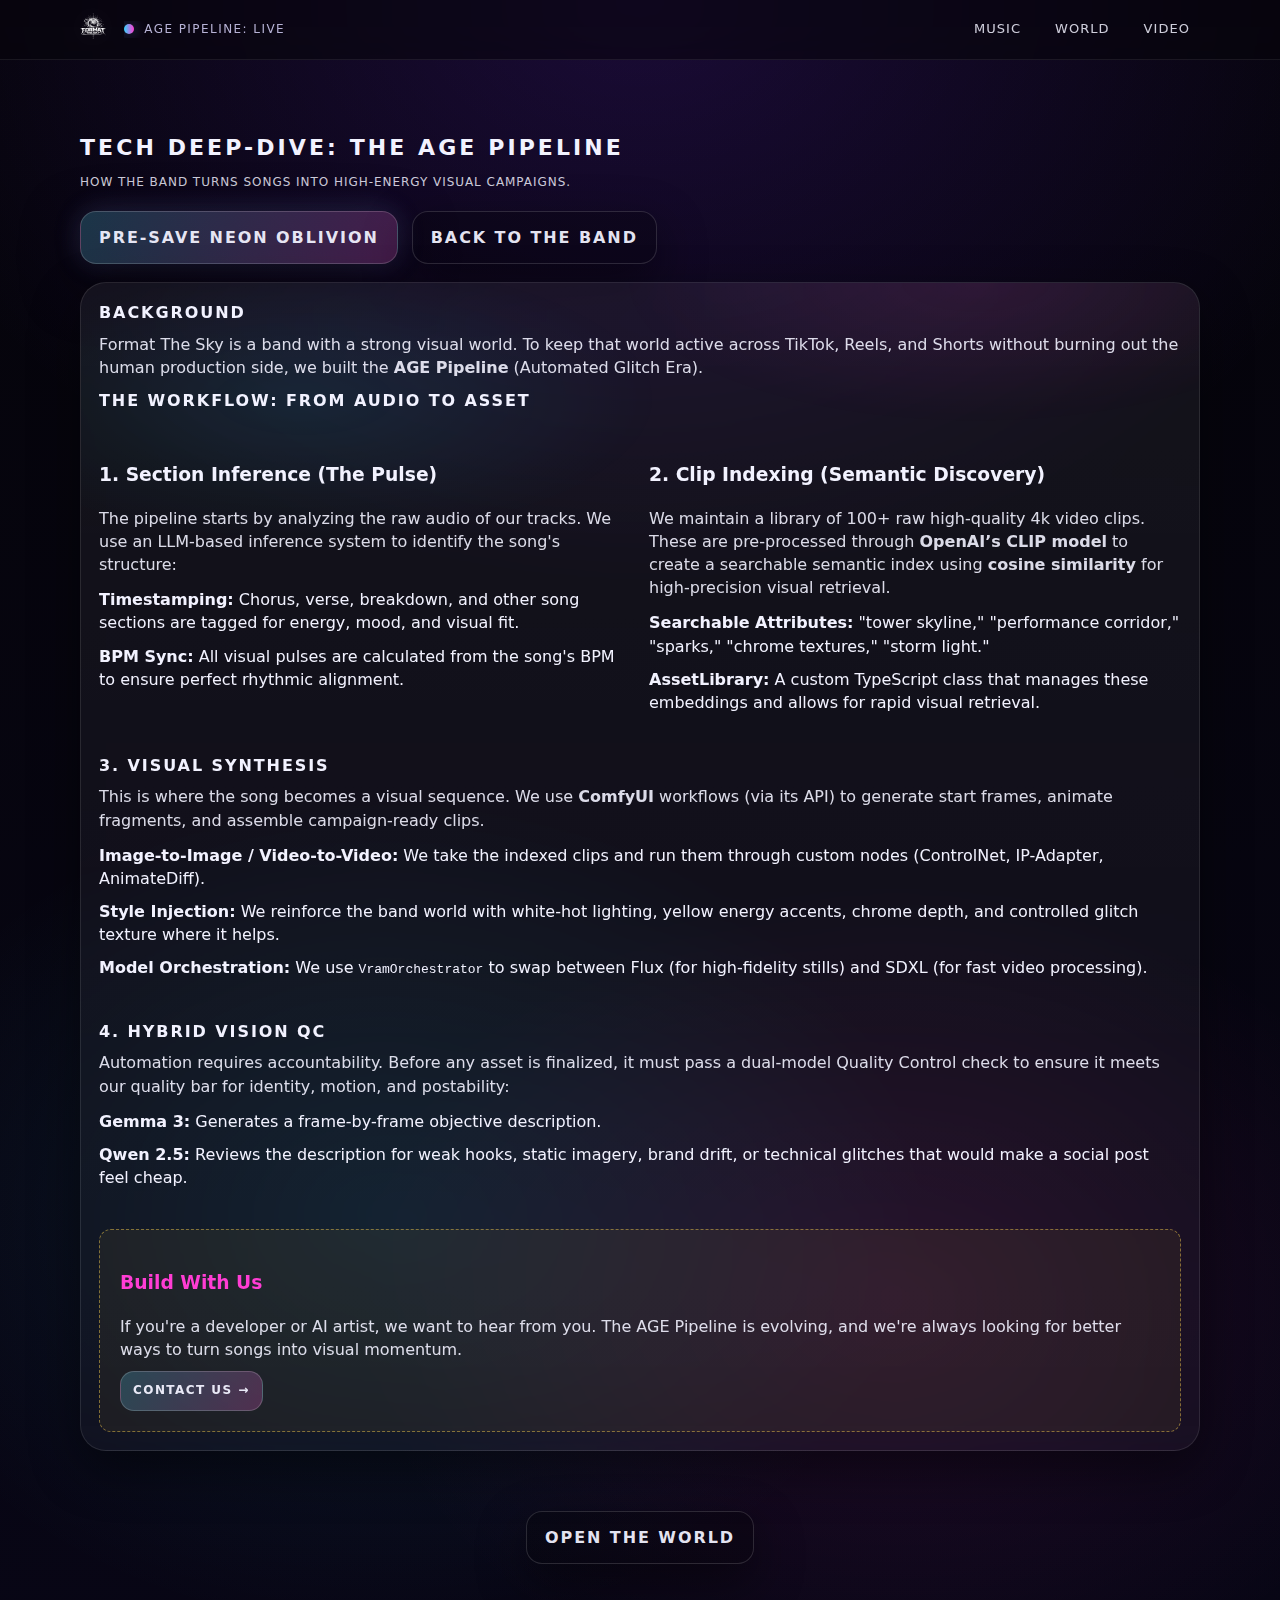
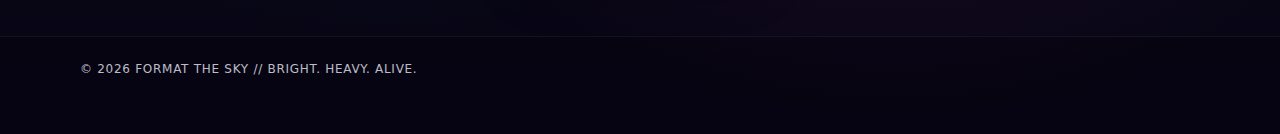
<file: tech-deep-dive/index.html>
<!doctype html>
<html lang="en">
  <head>
    <meta charset="utf-8" />
    <meta name="viewport" content="width=device-width, initial-scale=1" />
    <meta name="theme-color" content="#111213" />
    <title>Tech Deep-Dive // Format The Sky</title>
    <meta
      name="description"
      content="Technical breakdown of the AGE Pipeline and how Format The Sky turns songs into short-form visuals with repeatable quality control."
    />
    <link rel="stylesheet" href="../styles.css" />

    <!-- TELEMETRY // GOATCOUNTER -->
    <script
      data-goatcounter="https://formatthesky.goatcounter.com/count"
      async
      src="//gc.zgo.at/count.js"
    ></script>
  </head>

  <body class="is-deep-dive">
    <header class="topbar">
      <div class="wrap topbar__inner">
        <a class="brand" href="../#top" aria-label="Format The Sky">
          <picture>
            <source srcset="../assets/logo/logo.svg" type="image/svg+xml" />
            <img
              class="brand__logo"
              src="../assets/logo/logo.png"
              alt="Format The Sky logo"
            />
          </picture>
        </a>

        <div class="status">
          <span class="status__dot"></span>
          <span class="status__text">AGE PIPELINE: LIVE</span>
        </div>

        <nav class="nav">
          <a href="../#listen">Music</a>
          <a href="../#terminal">World</a>
          <a href="../#watch">Video</a>
        </nav>
      </div>
    </header>

    <main id="main">
      <section class="section">
        <div class="wrap">
          <div class="section__head">
            <h1 class="h2 glitch-hover">TECH DEEP-DIVE: THE AGE PIPELINE</h1>
            <p class="sub">How the band turns songs into high-energy visual campaigns.</p>
            <div class="cta" style="margin-top: 20px">
              <a
                class="btn btn--primary"
                data-track="pre_save_tech_deep_dive_hero"
                href="/go/neon-oblivion-presave/"
              >
                PRE-SAVE NEON OBLIVION
              </a>
              <a
                class="btn btn--ghost"
                data-track="enter_terminal_tech_deep_dive"
                href="../#terminal"
              >
                BACK TO THE BAND
              </a>
            </div>
          </div>

          <div class="article">
            <div class="card card--article">
              <div class="card__body">
                <h2 class="h3">Background</h2>
                <p class="body">
                  Format The Sky is a band with a strong visual world. To keep
                  that world active across TikTok, Reels, and Shorts without
                  burning out the human production side, we built the
                  <strong>AGE Pipeline</strong> (Automated Glitch Era).
                </p>

                <h2 class="h3">The Workflow: From Audio to Asset</h2>

                <div class="grid grid--2" style="margin-top: 30px">
                  <div>
                    <h3 class="h4">1. Section Inference (The Pulse)</h3>
                    <p class="body small">
                      The pipeline starts by analyzing the raw audio of our
                      tracks. We use an LLM-based inference system to identify
                      the song's structure:
                    </p>
                    <ul class="list">
                      <li>
                        <strong>Timestamping:</strong> Chorus, verse,
                        breakdown, and other song sections are tagged for
                        energy, mood, and visual fit.
                      </li>
                      <li>
                        <strong>BPM Sync:</strong> All visual pulses are
                        calculated from the song's BPM to ensure perfect
                        rhythmic alignment.
                      </li>
                    </ul>
                  </div>
                  <div>
                    <h3 class="h4">2. Clip Indexing (Semantic Discovery)</h3>
                    <p class="body small">
                      We maintain a library of 100+ raw high-quality 4k video
                      clips. These are pre-processed through
                      <strong>OpenAI’s CLIP model</strong> to create a
                      searchable semantic index using
                      <strong>cosine similarity</strong> for high-precision
                      visual retrieval.
                    </p>
                    <ul class="list">
                      <li>
                        <strong>Searchable Attributes:</strong> "tower
                        skyline," "performance corridor," "sparks," "chrome
                        textures," "storm light."
                      </li>
                      <li>
                        <strong>AssetLibrary:</strong> A custom TypeScript class
                        that manages these embeddings and allows for rapid
                        visual retrieval.
                      </li>
                    </ul>
                  </div>
                </div>

                <h3 class="h3" style="margin-top: 40px">
                  3. Visual Synthesis
                </h3>
                <p class="body">
                  This is where the song becomes a visual sequence. We use
                  <strong>ComfyUI</strong> workflows (via its API) to generate
                  start frames, animate fragments, and assemble campaign-ready
                  clips.
                </p>
                <ul class="list">
                  <li>
                    <strong>Image-to-Image / Video-to-Video:</strong> We take
                    the indexed clips and run them through custom nodes
                    (ControlNet, IP-Adapter, AnimateDiff).
                  </li>
                  <li>
                    <strong>Style Injection:</strong> We reinforce the band
                    world with white-hot lighting, yellow energy accents,
                    chrome depth, and controlled glitch texture where it helps.
                  </li>
                  <li>
                    <strong>Model Orchestration:</strong> We use
                    <code>VramOrchestrator</code> to swap between Flux (for
                    high-fidelity stills) and SDXL (for fast video processing).
                  </li>
                </ul>

                <h3 class="h3" style="margin-top: 40px">
                  4. Hybrid Vision QC
                </h3>
                <p class="body">
                  Automation requires accountability. Before any asset is
                  finalized, it must pass a dual-model Quality Control check to
                  ensure it meets our quality bar for identity, motion, and
                  postability:
                </p>
                <ul class="list">
                  <li>
                    <strong>Gemma 3:</strong> Generates a frame-by-frame
                    objective description.
                  </li>
                  <li>
                    <strong>Qwen 2.5:</strong> Reviews the description for weak
                    hooks, static imagery, brand drift, or technical glitches
                    that would make a social post feel cheap.
                  </li>
                </ul>

                <div
                  class="box glitch-hover"
                  style="
                    margin-top: 40px;
                    background: rgba(242, 201, 76, 0.06);
                    border: 1px dashed rgba(242, 201, 76, 0.48);
                    padding: 20px;
                    border-radius: 12px;
                  "
                >
                  <h3 class="h4" style="color: var(--magenta)">
                    Build With Us
                  </h3>
                  <p class="body small">
                    If you're a developer or AI artist, we want to hear from
                    you. The AGE Pipeline is evolving, and we're always looking
                    for better ways to turn songs into visual momentum.
                  </p>
                  <a
                    class="btn btn--small btn--primary"
                    data-track="email_contact_tech_deep_dive"
                    href="mailto:hello@formatthesky.com"
                    >CONTACT US →</a
                  >
                </div>
              </div>
            </div>
          </div>

          <div
            class="section__foot"
            style="margin-top: 60px; text-align: center"
          >
            <a class="btn btn--ghost" href="../#terminal">OPEN THE WORLD</a>
          </div>
        </div>
      </section>

      <footer class="footer">
        <div class="wrap footer__inner">
          <p class="micro muted">
            © 2026 Format The Sky // BRIGHT. HEAVY. ALIVE.
          </p>
        </div>
      </footer>
    </main>
  </body>
</html>
</file>
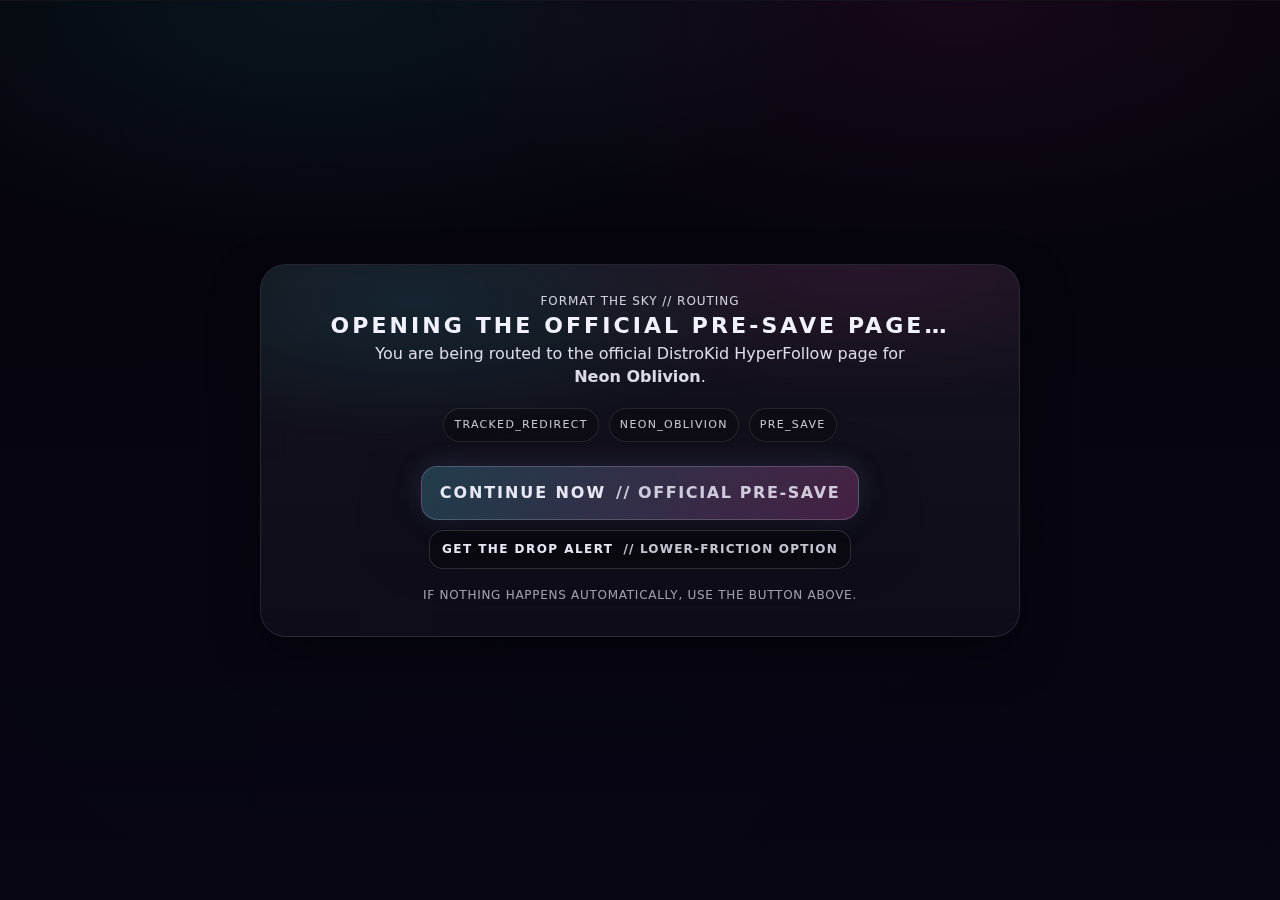
<file: go/neon-oblivion-presave/index.html>
<!doctype html>
<html lang="en">
  <head>
    <meta charset="utf-8" />
    <meta name="viewport" content="width=device-width, initial-scale=1" />
    <meta name="robots" content="noindex, nofollow" />
    <meta name="theme-color" content="#05040a" />
    <title>Routing to Neon Oblivion Pre-save</title>
    <link rel="stylesheet" href="../../styles.css" />
    <script
      data-goatcounter="https://formatthesky.goatcounter.com/count"
      async
      src="//gc.zgo.at/count.js"
    ></script>
  </head>
  <body>
    <main
      class="section section--pane section--euphoria"
      style="min-height: 100vh; display: flex; align-items: center"
    >
      <div class="section__paneBg" aria-hidden="true"></div>
      <div class="wrap" style="max-width: 760px">
        <article class="card">
          <div class="card__body" style="text-align: center">
            <p class="sub">FORMAT THE SKY // ROUTING</p>
            <h1 class="h2">Opening the official pre-save page…</h1>
            <p class="body" style="max-width: 560px; margin: 0 auto 20px">
              You are being routed to the official DistroKid HyperFollow page
              for <strong>Neon Oblivion</strong>.
            </p>
            <div class="chips" style="justify-content: center">
              <span class="chip">TRACKED_REDIRECT</span>
              <span class="chip">NEON_OBLIVION</span>
              <span class="chip">PRE_SAVE</span>
            </div>
            <div
              class="card__actions"
              style="justify-content: center; margin-top: 24px"
            >
              <a
                class="btn btn--primary"
                href="https://distrokid.com/hyperfollow/formatthesky/neon-oblivion"
                data-track="pre_save_redirect_continue"
                rel="noopener"
              >
                CONTINUE NOW
                <span class="btn__sub">// OFFICIAL PRE-SAVE</span>
              </a>
              <a
                class="btn btn--ghost btn--small"
                href="../../#signal-alerts"
                data-track="signal_alerts_redirect_fallback"
              >
                GET THE DROP ALERT
                <span class="btn__sub">// LOWER-FRICTION OPTION</span>
              </a>
            </div>
            <p class="micro" style="margin-top: 18px; opacity: 0.82">
              If nothing happens automatically, use the button above.
            </p>
          </div>
        </article>
      </div>
    </main>

    <script>
      const destination =
        "https://distrokid.com/hyperfollow/formatthesky/neon-oblivion";

      function trackRedirectView() {
        if (!window.goatcounter || !window.goatcounter.count) return false;
        window.goatcounter.count({
          path: "conversion/presave_redirect_view/neon_oblivion",
          title: "conversion: presave redirect view",
          event: true,
        });
        return true;
      }

      function redirectNow() {
        window.location.replace(destination);
      }

      function startRedirectFlow() {
        const startedAt = Date.now();
        const maxWaitMs = 1800;
        const postTrackDelayMs = 250;

        const interval = window.setInterval(() => {
          const tracked = trackRedirectView();
          if (tracked) {
            window.clearInterval(interval);
            window.setTimeout(redirectNow, postTrackDelayMs);
            return;
          }

          if (Date.now() - startedAt >= maxWaitMs) {
            window.clearInterval(interval);
            redirectNow();
          }
        }, 100);
      }

      if (document.readyState === "loading") {
        window.addEventListener("DOMContentLoaded", startRedirectFlow, {
          once: true,
        });
      } else {
        startRedirectFlow();
      }
    </script>
  </body>
</html>
</file>
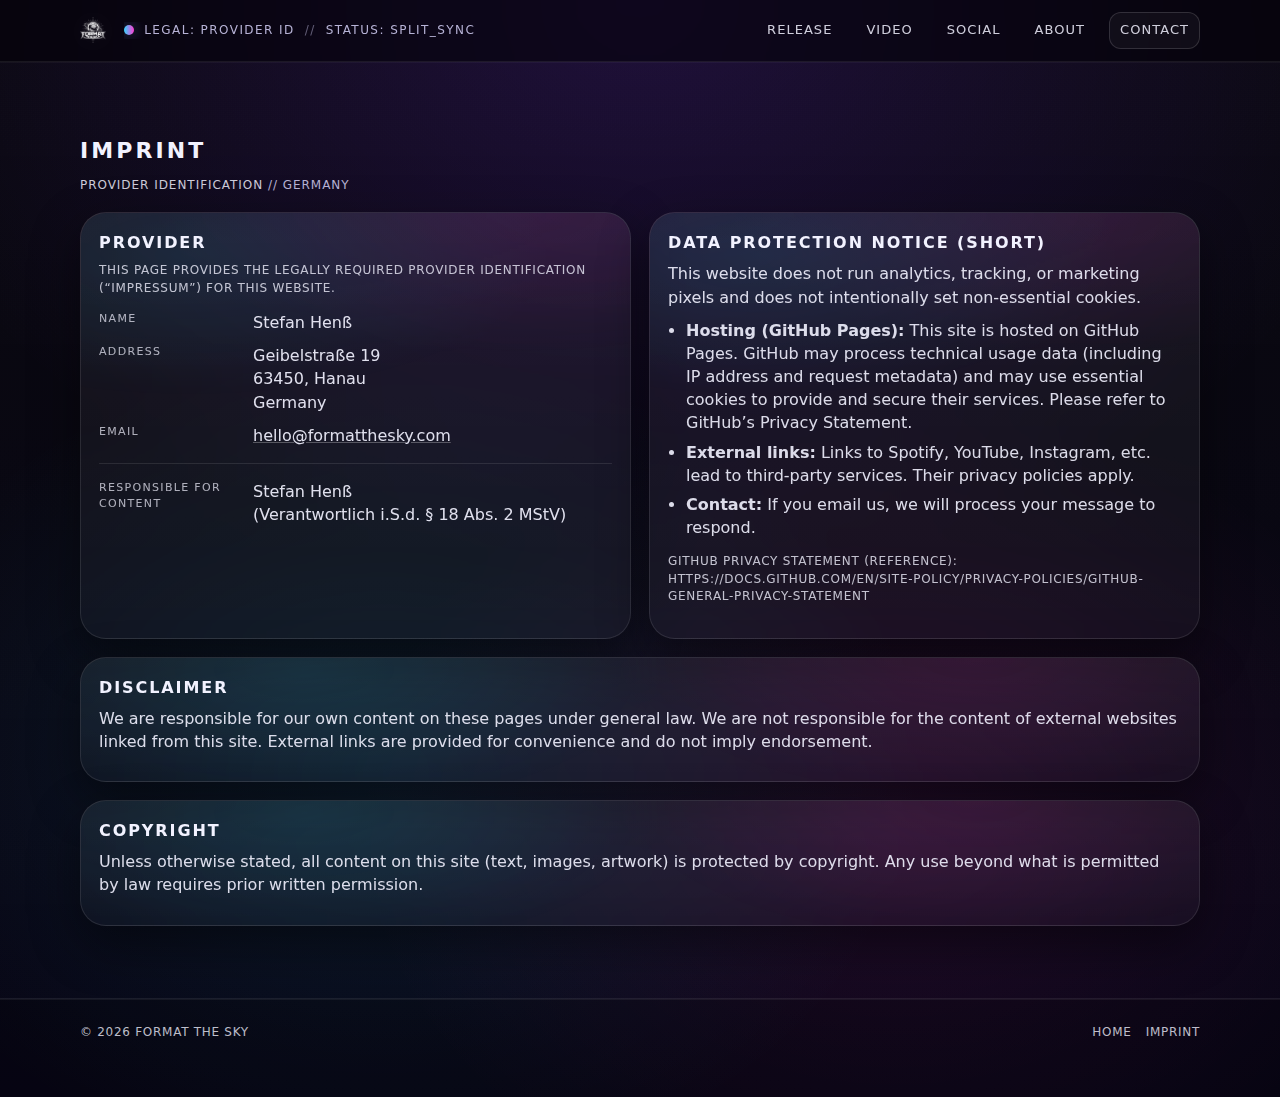
<file: imprint.html>
<!doctype html>
<html lang="en">
<head>
    <meta charset="utf-8"/>
    <meta name="viewport" content="width=device-width, initial-scale=1"/>
    <meta name="theme-color" content="#05040a"/>
    <title>Imprint (Impressum) — Format The Sky</title>
    <meta name="robots" content="noindex"/>
    <link rel="stylesheet" href="styles.css"/>
</head>

<body>
<a class="skip" href="#main">Skip to content</a>

<header class="topbar">
    <div class="wrap topbar__inner">
        <a class="brand" href="index.html#top" aria-label="Format The Sky">
            <source srcset="assets/logo/logo.svg" type="image/svg+xml"/>
            <img class="brand__logo" src="assets/logo/logo.png" alt="Format The Sky logo"/>
        </a>

        <div class="status" aria-label="System status">
            <span class="status__dot" aria-hidden="true"></span>
            <span class="status__text">LEGAL: PROVIDER ID</span>
            <span class="status__sep" aria-hidden="true"> //</span>
            <span class="status__text">STATUS: SPLIT_SYNC</span>
        </div>

        <nav class="nav" aria-label="Primary">
            <a href="index.html#listen">Release</a>
            <a class="nav__secondary" href="index.html#watch">Video</a>
            <a href="index.html#sync">Social</a>
            <a class="nav__secondary" href="index.html#about">About</a>
            <a class="nav__pill" href="index.html#contact">Contact</a>
        </nav>
    </div>
</header>

<main id="main">
    <section class="section section--alt">
        <div class="wrap">
            <div class="section__head">
                <h2 class="h2">IMPRINT</h2>
                <p class="sub">Provider identification <span class="muted">// Germany</span></p>
            </div>

            <div class="grid grid--2">
                <article class="card">
                    <div class="card__body">
                        <h3 class="h3">Provider</h3>
                        <p class="micro muted">
                            This page provides the legally required provider identification (“Impressum”) for this
                            website.
                        </p>

                        <dl class="legalGrid">
                            <dt>Name</dt>
                            <dd>Stefan Henß</dd>

                            <dt>Address</dt>
                            <dd>
                                Geibelstraße 19<br/>
                                63450, Hanau<br/>
                                Germany
                            </dd>

                            <dt>Email</dt>
                            <dd><a class="link" href="mailto:hello@formatthesky.com">hello@formatthesky.com</a></dd>
                        </dl>

                        <div class="divider"></div>

                        <dl class="legalGrid">
                            <dt>Responsible for content</dt>
                            <dd>
                                Stefan Henß<br/>
                                (Verantwortlich i.S.d. § 18 Abs. 2 MStV)
                            </dd>
                        </dl>
                    </div>
                </article>

                <article class="card">
                    <div class="card__body">
                        <h3 class="h3">Data protection notice (short)</h3>
                        <p class="body">
                            This website does not run analytics, tracking, or marketing pixels and does not
                            intentionally set non‑essential cookies.
                        </p>

                        <ul class="bullets">
                            <li>
                                <strong>Hosting (GitHub Pages):</strong> This site is hosted on GitHub Pages. GitHub may
                                process technical usage data
                                (including IP address and request metadata) and may use essential cookies to provide and
                                secure their services.
                                Please refer to GitHub’s Privacy Statement.
                            </li>
                            <li>
                                <strong>External links:</strong> Links to Spotify, YouTube, Instagram, etc. lead to
                                third‑party services.
                                Their privacy policies apply.
                            </li>
                            <li>
                                <strong>Contact:</strong> If you email us, we will process your message to respond.
                            </li>
                        </ul>

                        <p class="micro muted legalFootnote">
                            GitHub Privacy Statement (reference):
                            https://docs.github.com/en/site-policy/privacy-policies/github-general-privacy-statement
                        </p>
                    </div>
                </article>
            </div>

            <article class="card legalSingle">
                <div class="card__body">
                    <h3 class="h3">Disclaimer</h3>
                    <p class="body">
                        We are responsible for our own content on these pages under general law. We are not responsible
                        for the content of
                        external websites linked from this site. External links are provided for convenience and do not
                        imply endorsement.
                    </p>
                </div>
            </article>

            <article class="card legalSingle">
                <div class="card__body">
                    <h3 class="h3">Copyright</h3>
                    <p class="body">
                        Unless otherwise stated, all content on this site (text, images, artwork) is protected by
                        copyright.
                        Any use beyond what is permitted by law requires prior written permission.
                    </p>
                </div>
            </article>
        </div>
    </section>

    <footer class="footer">
        <div class="wrap footer__inner">
            <p class="micro muted">© <span id="year">2026</span> Format The Sky</p>
            <div class="footer__links">
                <a class="micro" href="index.html#top">Home</a>
                <a class="micro" href="imprint.html">Imprint</a>
            </div>
        </div>
    </footer>
</main>

<script>
    document.getElementById("year").textContent = new Date().getFullYear();
</script>
</body>
</html>
</file>
<file: styles.css>
/* styles.css */
:root {
    --bg: #05040a;
    --bg2: #080616;
    --text: #f2f2ff;
    --muted: #b7b3d6;

    --cyan: #33d6ff;
    --magenta: #ff3dd4;

    --shadow: 0 18px 50px rgba(0, 0, 0, .45);
    --radius: 18px;
    --radius2: 26px;
    --wrap: 1120px;
    --topbarH: 58px;
}

* {
    box-sizing: border-box;
}

html {
    scroll-behavior: smooth;
}

body {
    margin: 0;
    color: var(--text);
    background: radial-gradient(1200px 900px at 50% 0%, rgba(123, 44, 255, .18), transparent 65%),
    radial-gradient(900px 700px at 30% 70%, rgba(51, 214, 255, .10), transparent 60%),
    radial-gradient(900px 700px at 70% 75%, rgba(255, 61, 212, .10), transparent 60%),
    linear-gradient(180deg, var(--bg), var(--bg2));
    font-family: ui-sans-serif, system-ui, -apple-system, Segoe UI, Roboto, Arial, "Noto Sans";
    line-height: 1.45;
    overflow-x: hidden;
}

/* Anchor offset for sticky header */
section {
    scroll-margin-top: calc(var(--topbarH) + 18px);
}

a {
    color: inherit;
    text-decoration: none;
}

.wrap {
    width: min(var(--wrap), calc(100% - 40px));
    margin: 0 auto;
    position: relative;
    z-index: 1;
}

/* Accessibility helpers */
.sr-only {
    position: absolute;
    width: 1px;
    height: 1px;
    padding: 0;
    margin: -1px;
    overflow: hidden;
    clip: rect(0, 0, 0, 0);
    white-space: nowrap;
    border: 0;
}

.skip {
    position: absolute;
    left: -999px;
    top: 0;
}

.skip:focus {
    left: 12px;
    top: 12px;
    background: #000;
    color: #fff;
    padding: 10px 12px;
    border-radius: 10px;
    z-index: 9999;
    outline: 2px solid var(--cyan);
}

/* Disabled state for links/buttons */
.is-disabled {
    opacity: .45;
    filter: saturate(.7);
    cursor: not-allowed;
    pointer-events: none;
}

/* TOPBAR */
.topbar {
    position: sticky;
    top: 0;
    z-index: 50;
    background: rgba(5, 4, 10, .55);
    backdrop-filter: blur(14px);
    border-bottom: 1px solid rgba(255, 255, 255, .08);
}

.topbar__inner {
    display: flex;
    align-items: center;
    gap: 18px;
    padding: 12px 0;
    min-height: var(--topbarH);
}

.brand {
    display: flex;
    align-items: center;
}

.brand__logo {
    height: 26px;
    width: auto;
    filter: drop-shadow(0 0 14px rgba(255, 255, 255, .12));
}

.status {
    display: none;
    align-items: center;
    gap: 10px;
    color: var(--muted);
    font-size: 12px;
    letter-spacing: .12em;
    text-transform: uppercase;
    white-space: nowrap;
    overflow: hidden;
    text-overflow: ellipsis;
    flex: 1;
    min-width: 0;
}

.status__dot {
    width: 10px;
    height: 10px;
    border-radius: 50%;
    background: linear-gradient(90deg, var(--cyan), var(--magenta));
    box-shadow: 0 0 14px rgba(51, 214, 255, .35), 0 0 18px rgba(255, 61, 212, .25);
}

.status__sep {
    opacity: .5;
}

.nav {
    display: flex;
    align-items: center;
    margin-left: auto;
    flex-shrink: 0;
}

.nav a {
    font-size: 13px;
    letter-spacing: .08em;
    text-transform: uppercase;
    color: rgba(242, 242, 255, .85);
    padding: 8px 10px;
    border-radius: 12px;

    &.nav__secondary {
        display: none;
    }
}

.nav a:hover {
    background: rgba(255, 255, 255, .06);
}

.nav__pill {
    border: 1px solid rgba(255, 255, 255, .14);
    background: rgba(255, 255, 255, .04);
}

@media (min-width: 460px) {
    .nav a.nav__secondary {
        display: block;
    }
}

@media (min-width: 600px) {
    .nav {
        gap: 14px;
    }
}

@media (min-width: 980px) {
    .status {
        display: flex;
    }
}

/* HERO */
.hero {
    position: relative;
    min-height: calc(100vh - var(--topbarH));
    display: flex;
    align-items: center;
    background: linear-gradient(180deg, rgba(5, 4, 10, .18), rgba(5, 4, 10, .90)),
    image-set(
            url("assets/img/hero-mobile.avif") type("image/avif"),
            url("assets/img/hero-mobile.webp") type("image/webp")
    );
    background-size: cover;
    background-position: center 22%;
    border-bottom: 1px solid rgba(255, 255, 255, .06);
}

@media (min-width: 900px) {
    .hero {
        background: linear-gradient(180deg, rgba(5, 4, 10, .14), rgba(5, 4, 10, .70)),
        image-set(
                url("assets/img/hero-desktop.avif") type("image/avif"),
                url("assets/img/hero-desktop.webp") type("image/webp")
        );
        background-size: cover;
        background-position: center 24%;
    }
}

.hero__overlay {
    position: absolute;
    inset: 0;
    background: radial-gradient(900px 600px at 50% 35%, rgba(255, 61, 212, .16), transparent 60%),
    radial-gradient(900px 600px at 45% 40%, rgba(51, 214, 255, .14), transparent 60%),
    radial-gradient(1000px 700px at 50% 0%, rgba(123, 44, 255, .16), transparent 65%);
    pointer-events: none;
    z-index: 0;
}

.hero__vignette {
    position: absolute;
    inset: 0;
    pointer-events: none;
    background: radial-gradient(70% 55% at 50% 40%, rgba(0, 0, 0, 0) 0%, rgba(0, 0, 0, .42) 70%, rgba(0, 0, 0, .70) 100%);
    z-index: 0;
}

/* Hard bottom fade to guarantee no seam into next section */
.hero::after {
    content: "";
    position: absolute;
    left: 0;
    right: 0;
    bottom: -1px;
    height: 140px;
    pointer-events: none;
    background: linear-gradient(
            to bottom,
            rgba(5, 4, 10, 0),
            rgba(5, 4, 10, 0.55) 45%,
            rgba(5, 4, 10, 0.92) 80%,
            rgba(5, 4, 10, 1)
    );
    z-index: 1;
}

.hero__content {
    padding: clamp(56px, 9vh, 110px) 0 64px;
    display: flex;
    align-items: flex-start;
    position: relative;
    z-index: 2;
}

@media (min-width: 900px) {
    .hero__content {
        transform: translateY(-2.5vh);
    }
}

.hero__panel {
    position: relative;
    max-width: 760px;
    padding: 22px 22px 18px;
    border-radius: var(--radius2);
    background: linear-gradient(135deg, rgba(18, 12, 34, .62), rgba(0, 0, 0, .28));
    border: 1px solid rgba(255, 255, 255, .13);
    backdrop-filter: blur(14px);
    box-shadow: 0 30px 90px rgba(0, 0, 0, .55),
    0 0 42px rgba(51, 214, 255, .08),
    0 0 42px rgba(255, 61, 212, .06);
    overflow: hidden;
}

.hero__panel::before {
    content: "";
    position: absolute;
    inset: -1px;
    border-radius: var(--radius2);
    background: radial-gradient(460px 220px at 15% 10%, rgba(51, 214, 255, .18), transparent 60%),
    radial-gradient(460px 220px at 85% 0%, rgba(255, 61, 212, .16), transparent 60%);
    opacity: .55;
    pointer-events: none;
}

.hero__mark {
    position: absolute;
    right: 18px;
    top: 16px;
    width: clamp(54px, 7vw, 92px);
    opacity: .10;
    filter: drop-shadow(0 0 18px rgba(255, 255, 255, .10));
    pointer-events: none;
}

.hero__mark img {
    width: 100%;
    height: auto;
    display: block;
}

.kicker {
    margin: 0 0 14px;
    font-size: 12px;
    letter-spacing: .18em;
    text-transform: uppercase;
    color: rgba(242, 242, 255, .82);
    display: inline-flex;
    padding: 8px 10px;
    border-radius: 999px;
    background: rgba(0, 0, 0, .25);
    border: 1px solid rgba(255, 255, 255, .10);
    backdrop-filter: blur(8px);
}

/* Title: glow + main text */
.title {
    position: relative;
    display: inline-block;
    margin: 12px 0 10px;
    font-size: clamp(40px, 6vw, 76px);
    line-height: 1.02;
    letter-spacing: .04em;
    text-transform: uppercase;
}

.title__glow {
    position: absolute;
    inset: 0;
    z-index: 0;
    color: transparent;
    -webkit-text-fill-color: transparent;
    text-shadow: 0 0 18px rgba(51, 214, 255, .22),
    0 0 26px rgba(255, 61, 212, .20),
    0 0 44px rgba(123, 44, 255, .18);
    filter: blur(0.6px);
    pointer-events: none;
}

.title__text {
    position: relative;
    z-index: 1;
    text-shadow: 0 10px 40px rgba(0, 0, 0, .55);
}

@media (max-width: 520px) {
    .title {
        font-size: clamp(34px, 9vw, 46px);
    }
}

.tagline {
    margin: 0 0 16px;
    color: rgba(242, 242, 255, .90);
    font-size: clamp(16px, 2.1vw, 20px);
    max-width: 60ch;
}

.tagline__rotator {
    display: block;
    height: 1.4em;
    overflow: hidden;
    border-radius: 10px;
    -webkit-mask-image: linear-gradient(to bottom, transparent 0%, #000 22%, #000 78%, transparent 100%);
    mask-image: linear-gradient(to bottom, transparent 0%, #000 22%, #000 78%, transparent 100%);
}

.tagline__inner {
    display: block;
    will-change: transform;
    animation: tagSteps 20s steps(5) infinite;
}

.tagline__inner > span {
    display: block;
    height: 1.4em;
}

@keyframes tagSteps {
    to {
        transform: translateY(calc(-1.4em * 5));
    }
}

.releaseLine {
    display: flex;
    flex-wrap: wrap;
    align-items: baseline;
    gap: 10px;
    margin: 0 0 14px;
    color: rgba(242, 242, 255, .88);
    letter-spacing: .10em;
    text-transform: uppercase;
    font-size: 12px;
}

.releaseLine__label {
    color: rgba(242, 242, 255, .78);
}

.releaseLine__date {
    font-weight: 800;
}

.releaseLine__countdown {
    color: rgba(242, 242, 255, .72);
}

.cta {
    display: flex;
    gap: 14px;
    flex-wrap: wrap;
    margin: 14px 0 12px;
}

.btn {
    display: inline-flex;
    align-items: center;
    justify-content: center;
    gap: 10px;
    padding: 14px 18px;
    border-radius: 16px;
    border: 1px solid rgba(255, 255, 255, .14);
    background: rgba(255, 255, 255, .06);
    color: rgba(242, 242, 255, .95);
    text-transform: uppercase;
    letter-spacing: .12em;
    font-weight: 700;
    box-shadow: var(--shadow);
    transition: transform .15s ease, background .15s ease, border-color .15s ease, box-shadow .15s ease;
}

.btn:hover {
    transform: translateY(-1px);
    border-color: rgba(255, 255, 255, .22);
    background: rgba(255, 255, 255, .09);
    box-shadow: 0 22px 60px rgba(0, 0, 0, .55);
}

.btn__sub {
    font-weight: 600;
    opacity: .85;
    letter-spacing: .10em;
}

.btn--primary {
    border: 1px solid rgba(255, 255, 255, .18);
    background: linear-gradient(120deg, rgba(51, 214, 255, .18), rgba(255, 61, 212, .18)),
    rgba(255, 255, 255, .05);
    box-shadow: 0 18px 55px rgba(0, 0, 0, .50),
    0 0 30px rgba(51, 214, 255, .14),
    0 0 30px rgba(255, 61, 212, .10);
}

.btn--ghost {
    background: rgba(0, 0, 0, .25);
}

.btn--small {
    padding: 10px 12px;
    border-radius: 14px;
    font-size: 12px;
    box-shadow: none;
}

.platforms {
    display: flex;
    flex-wrap: wrap;
    gap: 10px;
    row-gap: 8px;
    column-gap: 10px;
    margin-top: 8px;
    max-width: 720px;
    align-items: center;
}

.pill {
    display: inline-flex;
    align-items: center;
    gap: 10px;
    padding: 10px 12px;
    border-radius: 999px;
    background: rgba(0, 0, 0, .36);
    border: 1px solid rgba(255, 255, 255, .13);
    color: rgba(242, 242, 255, .88);
    font-size: 13px;
}

.pill__icon {
    width: 10px;
    height: 10px;
    border-radius: 50%;
    background: linear-gradient(90deg, var(--cyan), var(--magenta));
}

.pill--static {
    opacity: .92;
}

.pill__icon--date {
    background: linear-gradient(90deg, rgba(51, 214, 255, .9), rgba(255, 61, 212, .9));
}

.pill__icon--soon {
    background: rgba(242, 242, 255, .75);
}

.hero__hint {
    margin-top: 16px;
    display: flex;
    align-items: center;
    gap: 10px;
    opacity: .75;
}

.hero__hintText {
    font-size: 11px;
    letter-spacing: .18em;
    text-transform: uppercase;
    color: rgba(242, 242, 255, .85);
}

.hero__chev {
    display: inline-block;
    opacity: .9;
    animation: heroChev 1.6s ease-in-out infinite;
}

@keyframes heroChev {
    0%, 100% {
        transform: translateY(0);
        opacity: .75;
    }
    50% {
        transform: translateY(4px);
        opacity: 1;
    }
}

/* SECTIONS */
.section {
    padding: 72px 0;
}

.section--alt {
    background: linear-gradient(180deg, rgba(255, 255, 255, .02), rgba(0, 0, 0, 0));
    border-top: 1px solid rgba(255, 255, 255, .06);
    border-bottom: 1px solid rgba(255, 255, 255, .06);
}

.section--pane {
    position: relative;
    overflow: hidden;
    background: rgba(5, 4, 10, 0.92);
    border-top: 1px solid rgba(255, 255, 255, .06);
}

.section__paneBg {
    position: absolute;
    inset: 0;
    pointer-events: none;
    background: radial-gradient(900px 420px at 25% 0%, rgba(51, 214, 255, .08), transparent 60%),
    radial-gradient(900px 420px at 75% 0%, rgba(255, 61, 212, .07), transparent 60%),
    linear-gradient(180deg, rgba(5, 4, 10, .96), rgba(8, 6, 22, .90));
    z-index: 0;
}

.section--pane > .wrap {
    position: relative;
    z-index: 1;
}

#listen.section {
    padding-top: 60px;
    padding-bottom: 72px;
}

#sync.section, #about.section, #contact.section {
    padding-top: 60px;
    padding-bottom: 60px;
}

.section__head {
    margin-bottom: 18px;
}

.h2 {
    margin: 0;
    font-size: 22px;
    letter-spacing: .14em;
    text-transform: uppercase;
}

.sub {
    margin: 10px 0 0;
    color: rgba(242, 242, 255, .85);
    letter-spacing: .08em;
    text-transform: uppercase;
    font-size: 12px;
}

.muted {
    color: var(--muted);
}

.note {
    margin-top: 10px;
}

/* GRID */
.grid {
    display: grid;
    gap: 18px;
    align-items: stretch;
}

.grid--2 {
    grid-template-columns:1fr;
}

@media (min-width: 920px) {
    .grid--2 {
        grid-template-columns:1fr 1fr;
    }
}

/* CARD */
.card {
    position: relative;
    border-radius: var(--radius2);
    overflow: hidden;
    background: linear-gradient(180deg, rgba(255, 255, 255, .06), rgba(255, 255, 255, .03));
    border: 1px solid rgba(255, 255, 255, .10);
    box-shadow: var(--shadow);
    backdrop-filter: blur(10px);
}

.card::before {
    content: "";
    position: absolute;
    inset: -1px;
    background: radial-gradient(600px 240px at 20% 10%, rgba(51, 214, 255, .18), transparent 60%),
    radial-gradient(600px 240px at 80% 0%, rgba(255, 61, 212, .16), transparent 60%);
    opacity: .55;
    pointer-events: none;
}

.card__body {
    position: relative;
    z-index: 1;
    padding: 18px;
}

.card__media {
    position: relative;
    overflow: hidden;
    border-bottom: 1px solid rgba(255, 255, 255, .08);
    display: block;
    padding: 0;
}

.card__media--square {
    aspect-ratio: 1 / 1;
    height: auto;
    max-height: none;
}

.card__media img {
    display: block;
    width: 100%;
    height: 100%;
    object-fit: cover;
    object-position: 50% 50%;
    filter: saturate(1.05) contrast(1.05);
}

.card__shine {
    position: absolute;
    inset: 0;
    background: linear-gradient(120deg, transparent 30%, rgba(255, 255, 255, .18), transparent 70%);
    opacity: .14;
    transform: translateX(-30%);
}

.card:hover .card__shine {
    animation: shine 1.2s ease forwards;
}

@keyframes shine {
    to {
        transform: translateX(30%);
        opacity: .18;
    }
}

.h3 {
    margin: 0 0 8px;
    font-size: 16px;
    letter-spacing: .12em;
    text-transform: uppercase;
}

.micro {
    margin: 0 0 14px;
    font-size: 12px;
    letter-spacing: .06em;
    text-transform: uppercase;
    color: rgba(242, 242, 255, .78);
}

.body {
    margin: 0 0 10px;
    color: rgba(242, 242, 255, .90);
}

.card__actions {
    display: flex;
    flex-wrap: wrap;
    gap: 10px;
}

.card__actions--space {
    align-items: center;
    justify-content: space-between;
    gap: 12px;
    margin-top: 12px;
}

.divider {
    height: 1px;
    background: rgba(255, 255, 255, .10);
    margin: 16px 0;
}

/* LIST */
.list {
    list-style: none;
    padding: 0;
    margin: 12px 0 0;
    display: grid;
    gap: 10px;
}

.list a {
    display: flex;
    align-items: center;
    gap: 10px;
    padding: 12px 12px;
    border-radius: 14px;
    background: rgba(0, 0, 0, .26);
    border: 1px solid rgba(255, 255, 255, .10);
}

.list__dot {
    width: 10px;
    height: 10px;
    border-radius: 50%;
    background: linear-gradient(90deg, var(--cyan), var(--magenta));
    box-shadow: 0 0 18px rgba(51, 214, 255, .22), 0 0 18px rgba(255, 61, 212, .18);
}

.list__arrow {
    margin-left: auto;
    color: rgba(242, 242, 255, .85);
}

.tag {
    font-size: 11px;
    letter-spacing: .10em;
    text-transform: uppercase;
    color: rgba(242, 242, 255, .70);
    margin-left: 2px;
}

.list a.is-disabled {
    pointer-events: none;
    cursor: not-allowed;
    opacity: .55;
}

/* VIDEO */
.video {
    width: 100%;
    max-width: 980px;
    margin: 0 auto;
    aspect-ratio: 16 / 9;
    border-radius: 18px;
    overflow: hidden;
    border: 1px solid rgba(255, 255, 255, .10);
    background: rgba(0, 0, 0, .35);
}

.video--placeholder {
    display: grid;
    place-items: center;
}

.video__placeholder {
    padding: 26px;
    text-align: center;
}

.video__kicker {
    margin: 0 0 10px;
    font-size: 12px;
    letter-spacing: .16em;
    text-transform: uppercase;
    color: rgba(242, 242, 255, .75);
}

.video__title {
    margin: 0 0 8px;
    font-size: 18px;
    letter-spacing: .08em;
    text-transform: uppercase;
    color: rgba(242, 242, 255, .92);
}

.video__small {
    margin: 0;
    font-size: 12px;
    letter-spacing: .06em;
    text-transform: uppercase;
}

/* SYNC STRIP */
.socialStrip {
    display: flex;
    flex-wrap: wrap;
    gap: 12px;
    margin-top: 16px;
}

.socialPill {
    display: flex;
    align-items: center;
    gap: 10px;
    padding: 12px 14px;
    border-radius: 16px;
    background: rgba(0, 0, 0, .28);
    border: 1px solid rgba(255, 255, 255, .12);
    min-height: 44px;
    transition: transform .15s ease, border-color .15s ease, background .15s ease, box-shadow .15s ease;
}

.socialPill:hover {
    transform: translateY(-1px);
    background: rgba(0, 0, 0, .36);
    border-color: rgba(255, 255, 255, .20);
    box-shadow: 0 18px 50px rgba(0, 0, 0, .45);
}

.socialPill__icon {
    width: 12px;
    height: 12px;
    border-radius: 999px;
    background: linear-gradient(90deg, var(--cyan), var(--magenta));
    box-shadow: 0 0 18px rgba(51, 214, 255, .18), 0 0 18px rgba(255, 61, 212, .14);
}

.socialPill__name {
    font-size: 12px;
    letter-spacing: .12em;
    text-transform: uppercase;
    color: rgba(242, 242, 255, .92);
    font-weight: 700;
}

.socialPill__meta {
    font-size: 12px;
    color: rgba(242, 242, 255, .70);
    margin-left: 2px;
}

@media (max-width: 520px) {
    .socialPill__meta {
        display: none;
    }
}

/* DETAILS */
.details__body {
    margin-top: 12px;
    padding: 12px;
    border-radius: 16px;
    border: 1px solid rgba(255, 255, 255, .10);
    background: rgba(0, 0, 0, .18);
}

.details--wide summary {
    width: 100%;
    display: flex;
    align-items: center;
    justify-content: space-between;
    gap: 12px;
    padding: 12px 14px;
    border-radius: 14px;
    border: 1px solid rgba(255, 255, 255, .10);
    background: rgba(0, 0, 0, .22);
    list-style: none;
    cursor: pointer;
    user-select: none;
}

.details--wide summary::-webkit-details-marker {
    display: none;
}

.details--wide summary:hover {
    border-color: rgba(255, 255, 255, .18);
    background: rgba(0, 0, 0, .28);
}

.details__title {
    font-size: 12px;
    letter-spacing: .14em;
    text-transform: uppercase;
    font-weight: 800;
    color: rgba(242, 242, 255, .92);
}

.details__hint {
    font-size: 11px;
    letter-spacing: .12em;
    text-transform: uppercase;
    color: rgba(242, 242, 255, .70);
    position: relative;
    padding-right: 18px;
}

.details__hint::after {
    content: "›";
    position: absolute;
    right: 2px;
    top: -1px;
    opacity: .85;
    transform: rotate(90deg);
    transition: transform .15s ease;
}

details[open] .details__hint::after {
    transform: rotate(-90deg);
}

details[open] summary {
    border-color: rgba(255, 255, 255, .18);
    background: rgba(0, 0, 0, .28);
}

.bullets {
    margin: 10px 0 0;
    padding-left: 18px;
    color: rgba(242, 242, 255, .90);
}

.bullets li {
    margin: 6px 0;
}

.chips {
    display: flex;
    flex-wrap: wrap;
    gap: 10px;
    margin-top: 14px;
}

.chip {
    font-size: 11px;
    letter-spacing: .12em;
    text-transform: uppercase;
    padding: 8px 10px;
    border-radius: 999px;
    border: 1px solid rgba(255, 255, 255, .10);
    background: rgba(0, 0, 0, .20);
    color: rgba(242, 242, 255, .82);
}

/* CONTACT */
.contact {
    display: flex;
    gap: 14px;
    align-items: center;
    justify-content: space-between;
    flex-wrap: wrap;
}

.contact__actions {
    display: flex;
    gap: 12px;
    flex-wrap: wrap;
}

.link {
    color: rgba(242, 242, 255, .92);
    text-decoration: underline;
    text-decoration-color: rgba(255, 255, 255, .28);
}

.link:hover {
    text-decoration-color: rgba(255, 255, 255, .55);
}

/* FOOTER */
.footer {
    padding: 24px 0 42px;
    border-top: 1px solid rgba(255, 255, 255, .06);
    background: rgba(0, 0, 0, .18);
}

.footer__inner {
    display: flex;
    align-items: center;
    justify-content: space-between;
    gap: 10px;
    flex-wrap: wrap;
}

.footer__links {
    display: flex;
    gap: 14px;
}

.footer a:hover {
    text-decoration: underline;
    text-decoration-color: rgba(255, 255, 255, .35);
}

/* Motion safety */
@media (prefers-reduced-motion: reduce) {
    html {
        scroll-behavior: auto;
    }

    .hero__content {
        transform: none;
    }

    .tagline__inner {
        animation: none;
    }

    .hero__chev {
        animation: none;
    }
}

.legalGrid {
    display: grid;
    grid-template-columns: 140px 1fr;
    gap: 10px 14px;
    margin: 14px 0 0;
}

.legalGrid dt {
    font-size: 11px;
    letter-spacing: .12em;
    text-transform: uppercase;
    color: rgba(242, 242, 255, .70);
}

.legalGrid dd {
    margin: 0;
    color: rgba(242, 242, 255, .92);
}

.legalFootnote {
    margin-top: 14px;
    word-break: break-word;
}

.legalSingle {
    margin-top: 18px;
}

@media (max-width: 520px) {
    .legalGrid {
        grid-template-columns: 1fr;
    }
}
</file>
